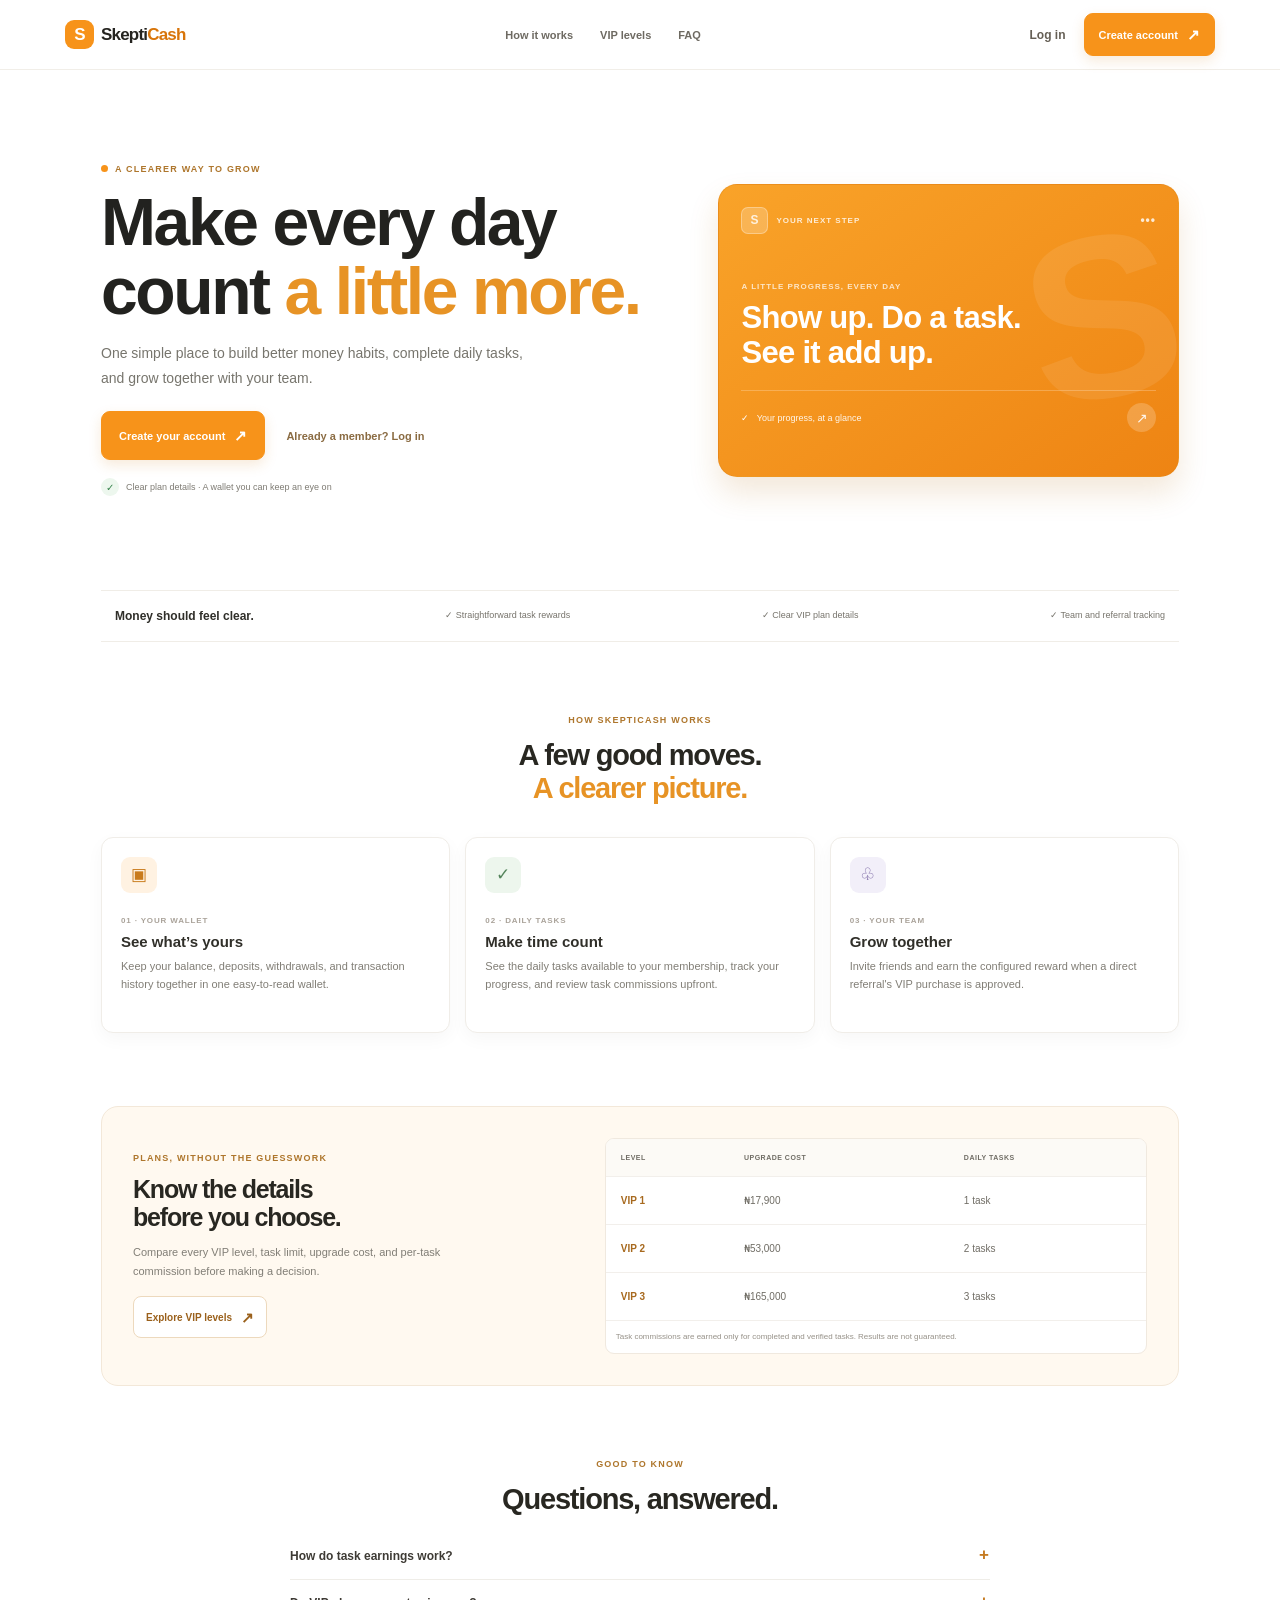
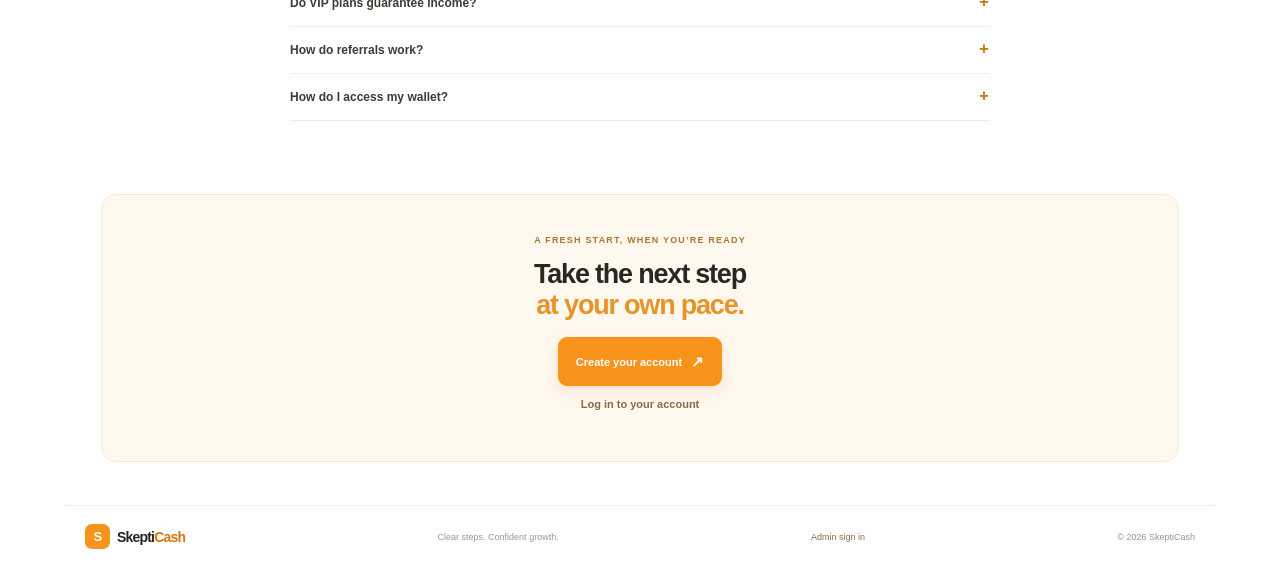
<file: skepticash/index.html>
<!doctype html>
<html lang="en">
  <head>
    <meta charset="UTF-8">
    <meta name="viewport" content="width=device-width, initial-scale=1, viewport-fit=cover">
    <meta name="theme-color" content="#f7931a">
    <meta name="description" content="SkeptiCash member wallet, daily tasks, VIP plans and referrals.">
    <title>SkeptiCash — Grow with confidence</title>
    <link rel="icon" href="favicon.svg" type="image/svg+xml">
    <link rel="apple-touch-icon" href="favicon.svg">
    <link rel="manifest" href="manifest.webmanifest">
    <link rel="stylesheet" href="styles.css">
    <link rel="stylesheet" href="public.css">
  </head>
  <body>
    <section class="public-shell" data-public="home">
      <header class="public-header">
        <a class="brand" href="#home" aria-label="SkeptiCash home"><span class="brand-mark">S</span><span>Skepti<span>Cash</span></span></a>
        <nav class="public-nav" aria-label="Website navigation"><a href="#how-it-works">How it works</a><a href="#vip-overview">VIP levels</a><a href="#faq">FAQ</a></nav>
        <div class="public-header-actions"><button class="public-login" data-public-page="login">Log in</button><button class="public-button" data-public-page="register">Create account <span>↗</span></button></div>
      </header>
      <main class="public-main">
        <section class="public-hero" id="home"><div class="public-hero-copy"><p class="public-eyebrow"><i></i> A CLEARER WAY TO GROW</p><h1>Make every day<br>count <span>a little more.</span></h1><p class="public-lead">One simple place to build better money habits, complete daily tasks, and grow together with your team.</p><div class="public-hero-actions"><button class="public-button public-button-large" data-public-page="register">Create your account <span>↗</span></button><button class="public-text-cta" data-public-page="login">Already a member? Log in</button></div><div class="public-note"><span>✓</span> Clear plan details · A wallet you can keep an eye on</div></div><div class="public-hero-card"><div class="public-hero-card-top"><span class="public-mini-logo">S</span><span>YOUR NEXT STEP</span><span class="public-dots">•••</span></div><span class="public-hero-card-label">A LITTLE PROGRESS, EVERY DAY</span><b>Show up. Do a task.<br>See it add up.</b><div class="public-card-divider"></div><div class="public-card-bottom"><span><i>✓</i> Your progress, at a glance</span><span class="public-card-arrow">↗</span></div><span class="public-card-decoration">S</span></div></section>
        <section class="public-trust"><span>Money should feel clear.</span><span>✓ Straightforward task rewards</span><span>✓ Clear VIP plan details</span><span>✓ Team and referral tracking</span></section>
        <section class="public-section public-overview" id="how-it-works"><p class="public-eyebrow">HOW SKEPTICASH WORKS</p><h2>A few good moves.<br><span>A clearer picture.</span></h2><div class="public-feature-grid"><article><span class="public-feature-icon">▣</span><small>01 · YOUR WALLET</small><h3>See what’s yours</h3><p>Keep your balance, deposits, withdrawals, and transaction history together in one easy-to-read wallet.</p></article><article><span class="public-feature-icon task-feature">✓</span><small>02 · DAILY TASKS</small><h3>Make time count</h3><p>See the daily tasks available to your membership, track your progress, and review task commissions upfront.</p></article><article><span class="public-feature-icon team-feature">♧</span><small>03 · YOUR TEAM</small><h3>Grow together</h3><p>Invite friends and earn the configured reward when a direct referral's VIP purchase is approved.</p></article></div></section>
        <section class="public-vip" id="vip-overview"><div><p class="public-eyebrow">PLANS, WITHOUT THE GUESSWORK</p><h2>Know the details<br>before you choose.</h2><p>Compare every VIP level, task limit, upgrade cost, and per-task commission before making a decision.</p><button class="public-outline-button" data-public-page="register">Explore VIP levels <span>↗</span></button></div><div class="public-vip-table"><div><span>LEVEL</span><span>UPGRADE COST</span><span>DAILY TASKS</span></div><div><b>VIP 1</b><span>₦17,900</span><span>1 task</span></div><div><b>VIP 2</b><span>₦53,000</span><span>2 tasks</span></div><div><b>VIP 3</b><span>₦165,000</span><span>3 tasks</span></div><p>Task commissions are earned only for completed and verified tasks. Results are not guaranteed.</p></div></section>
        <section class="public-section public-faq" id="faq"><p class="public-eyebrow">GOOD TO KNOW</p><h2>Questions, answered.</h2><details><summary>How do task earnings work?</summary><p>Each plan lists its daily task limit and commission per task. A task reward is recorded only after the task is completed and verified.</p></details><details><summary>Do VIP plans guarantee income?</summary><p>No. Plan details describe task commissions, not guaranteed returns. Daily totals depend on eligible tasks being completed and verified.</p></details><details><summary>How do referrals work?</summary><p>Your account shows your referral link, team activity, and the current commission percentages by referral level.</p></details><details><summary>How do I access my wallet?</summary><p>Create an account or log in to open your private dashboard and view your wallet and activity.</p></details></section>
        <section class="public-bottom-cta"><p class="public-eyebrow">A FRESH START, WHEN YOU’RE READY</p><h2>Take the next step<br><span>at your own pace.</span></h2><button class="public-button public-button-large" data-public-page="register">Create your account <span>↗</span></button><button class="public-text-cta" data-public-page="login">Log in to your account</button></section>
      </main>
      <footer class="public-footer"><a class="brand" href="#home"><span class="brand-mark">S</span><span>Skepti<span>Cash</span></span></a><span>Clear steps. Confident growth.</span><a class="admin-site-link" href="/admin/">Admin sign in</a><span>© <span data-year></span> SkeptiCash</span></footer>
    </section>

    <section class="auth-shell" data-auth-screen="login" hidden>
      <button class="auth-back" data-public-page="home">← Back to SkeptiCash</button><div class="auth-card"><a class="brand auth-brand" href="#home"><span class="brand-mark">S</span><span>Skepti<span>Cash</span></span></a><p class="public-eyebrow">WELCOME BACK</p><h1>Log in to your account</h1><p class="auth-subtitle">Your wallet and progress are right where you left them.</p>      <form class="auth-form" data-auth-form="login"><label>Phone number<input type="tel" name="phone" autocomplete="tel" placeholder="+2348012345678" required></label><label>Password<input type="password" name="password" autocomplete="current-password" minlength="8" required></label><button class="public-button auth-submit" type="submit">Log in <span>↗</span></button><p class="auth-feedback" aria-live="polite"></p></form><p class="auth-switch">New to SkeptiCash? <button data-public-page="register">Create an account</button></p></div>
    </section>
    <section class="auth-shell" data-auth-screen="register" hidden>
      <button class="auth-back" data-public-page="home">← Back to SkeptiCash</button><div class="auth-card"><a class="brand auth-brand" href="#home"><span class="brand-mark">S</span><span>Skepti<span>Cash</span></span></a><p class="public-eyebrow">YOUR NEXT STEP</p><h1>Create your account</h1><p class="auth-subtitle">Enter your phone number and password. Add a referral code if someone invited you.</p><form class="auth-form" data-auth-form="register"><label>Phone number<input type="tel" name="phone" autocomplete="tel" placeholder="+2348012345678" required></label><label>Password<input type="password" name="password" autocomplete="new-password" minlength="8" required></label><label>Referral code (optional)<input type="text" name="referralCode" autocomplete="off" maxlength="10" value=""></label><button class="public-button auth-submit" type="submit">Create account <span>↗</span></button><p class="auth-feedback" aria-live="polite"></p></form><p class="auth-switch">Already a member? <button data-public-page="login">Log in</button></p></div>
    </section>
    <div class="app" hidden>
      <header class="topbar">
        <a class="brand" href="#home" aria-label="SkeptiCash home"><span class="brand-mark">S</span><span>Skepti<span>Cash</span></span></a>
        <div class="topbar-actions"><button class="icon-button notification-button" data-action="notifications" aria-label="Notifications">♧<i></i></button><button class="account-button" data-page="profile"><span class="user-avatar" data-user-initials>--</span><span class="account-name">Member</span><span class="chevron">⌄</span></button></div>
      </header>

      <main id="main-content" tabindex="-1">
        <section class="screen active" data-screen="home">
          <div class="screen-heading"><div><p class="eyebrow" data-today-label></p><h1 data-greeting>Welcome back <span>☀</span></h1><p class="subheading">Your money and tasks, all in one place.</p></div><span class="member-pill"><i></i> VIP <span data-home-vip>—</span></span></div>
          <article class="balance-card">
            <div class="balance-card-top"><span>WALLET BALANCE</span><button class="balance-visibility" aria-label="Hide balance"><svg viewBox="0 0 24 24" aria-hidden="true"><path d="M2 12s3.6-7 10-7 10 7 10 7-3.6 7-10 7S2 12 2 12Z"/><circle cx="12" cy="12" r="3"/></svg></button></div>
            <div class="balance-amount" data-value="">—</div>
            <div class="balance-card-bottom"><span><i></i> Available balance</span><button data-action="wallet">Wallet details <b>›</b></button></div><p class="balance-error" data-balance-error></p>
            <span class="balance-watermark">₦</span>
          </article>
          <div class="quick-actions">
            <button class="quick-action" data-action="deposit"><span class="quick-icon deposit-icon">↓</span><span>Deposit</span></button>
            <button class="quick-action" data-action="withdraw"><span class="quick-icon withdraw-icon">↑</span><span>Withdraw</span></button>
            <button class="quick-action" data-action="tasks"><span class="quick-icon task-icon">✓</span><span>Daily tasks</span></button>
            <button class="quick-action" data-action="team"><span class="quick-icon invite-icon">♧</span><span>Invite friends</span></button>
          </div>
          <section class="section-block">
            <div class="section-title"><div><h2>Today's progress</h2><p>Small steps add up.</p></div><button class="text-link" data-page="tasks">See tasks <span>›</span></button></div>
            <article class="progress-card"><div class="progress-icon">✓</div><div class="progress-copy"><b><span data-home-task-count>—</span> of <span data-home-task-limit>—</span> tasks completed</b><span data-progress-copy>Your daily task progress will appear here.</span></div><div class="progress-ring"><span><span data-task-percent>—</span><small>%</small></span></div><div class="progress-track"><span data-progress-bar style="width:0%"></span></div></article>
          </section>
          <section class="section-block">
            <div class="section-title"><div><h2>Your membership</h2><p>Keep track of your current level.</p></div><button class="text-link" data-page="vip">View levels <span>›</span></button></div>
            <article class="membership-card"><span class="membership-medal">Ⅱ</span><div><span class="membership-label">MEMBERSHIP</span><b data-membership-label>Sign in to view your level</b><small data-membership-summary>Compare available VIP plans</small></div><button class="membership-arrow" data-page="vip" aria-label="View VIP plans">›</button></article>
          </section>
          <section class="section-block activity-section">
            <div class="section-title"><div><h2>Recent activity</h2><p>Your latest wallet updates.</p></div><button class="text-link" data-page="history">View all <span>›</span></button></div>
            <div class="activity-list compact-activity" data-activity-preview><div class="loading-row"><span></span><span></span></div></div>
          </section>
        </section>

        <section class="screen" data-screen="wallet">
          <div class="screen-heading screen-heading-compact"><div><p class="eyebrow">YOUR MONEY, IN ONE PLACE</p><h1>My wallet</h1><p class="subheading">Check your balance and manage your money.</p></div></div>
          <article class="balance-card wallet-balance-card">
            <div class="balance-card-top"><span>CURRENT BALANCE</span><button class="balance-visibility" aria-label="Hide balance"><svg viewBox="0 0 24 24" aria-hidden="true"><path d="M2 12s3.6-7 10-7 10 7 10 7-3.6 7-10 7S2 12 2 12Z"/><circle cx="12" cy="12" r="3"/></svg></button></div>
            <div class="balance-amount" data-value="">—</div>
            <div class="balance-card-bottom"><span><i></i> Available to use</span><span class="wallet-ref">Member wallet</span></div><p class="balance-error" data-balance-error></p>
            <span class="balance-watermark">₦</span>
          </article>
          <div class="wallet-actions"><button class="button button-orange" data-action="deposit"><span>↓</span> Deposit</button><button class="button button-outline-orange" data-action="withdraw"><span>↑</span> Withdraw</button></div>
          <section class="wallet-summary-grid" aria-label="Wallet summary">
            <article><span>TOTAL EARNINGS</span><b data-wallet-summary="total_earnings">—</b></article>
            <article><span>TASK EARNINGS</span><b data-wallet-summary="task_earnings">—</b></article>
            <article><span>REFERRAL EARNINGS</span><b data-wallet-summary="referral_earnings">—</b></article>
            <article><span>PENDING DEPOSITS</span><b data-wallet-summary="pending_deposits">—</b></article>
            <article class="wallet-summary-wide"><span>PENDING WITHDRAWALS</span><b data-wallet-summary="pending_withdrawals">—</b></article>
          </section>
          <section class="form-card withdrawal-method-card"><div class="section-title"><div><h2>Withdrawal method</h2><p>Enter the payout account details with your request.</p></div><span class="mini-icon">⌑</span></div><p class="helper-text">Only the bank name and last four account digits are collected here. No payout is sent by this system.</p></section>
          <section class="section-block records-section"><div class="section-title"><div><h2>Transaction records</h2><p>Your latest wallet activity.</p></div><button class="text-link" data-page="history">See all <span>›</span></button></div><div class="record-tabs" role="tablist" aria-label="Filter transaction records"><button class="record-tab selected" data-record-filter="all" role="tab" aria-selected="true">All records</button><button class="record-tab" data-record-filter="deposit" role="tab" aria-selected="false">Deposits</button><button class="record-tab" data-record-filter="withdrawal" role="tab" aria-selected="false">Withdrawals</button></div><div class="activity-list" data-record-list></div></section>
          <section class="section-block records-section"><div class="section-title"><div><h2>Withdrawal history</h2><p>Requests and payout status.</p></div></div><div class="activity-list" data-history-list="withdrawal"></div></section>
          <section class="section-block records-section"><div class="section-title"><div><h2>Deposit history</h2><p>Wallet funding and verified payments.</p></div></div><div class="activity-list" data-history-list="deposit"></div></section>
        </section>

        <section class="screen" data-screen="tasks">
          <div class="screen-heading screen-heading-compact"><div><p class="eyebrow">YOUR DAILY CHECKLIST</p><h1>Today's tasks</h1><p class="subheading">Complete available tasks to record your earnings.</p></div><span class="date-chip" data-today-short></span></div>
          <article class="daily-summary"><div><span>DAILY EARNINGS</span><strong data-daily-earnings>—</strong><small>From completed tasks today</small></div><div class="daily-divider"></div><div><span>COMPLETED</span><strong><i data-task-count>—</i><small> / <span data-task-limit>—</span></small></strong><small>Daily task limit</small></div></article>
          <div class="task-disclaimer"><span>ⓘ</span><p>An active VIP plan is required to start or earn from any task. VIP members must tap a task image or video within 10 seconds; if they miss it, they must wait until tomorrow.</p></div>
          <div class="task-media-banner hidden" data-task-media aria-label="Temporary task media"></div>
          <div class="task-list" data-task-list></div>
        </section>

        <section class="screen" data-screen="vip">
          <div class="screen-heading screen-heading-compact"><div><p class="eyebrow">MEMBERSHIP OPTIONS</p><h1>VIP levels</h1><p class="subheading">Review the plan fees and task commissions.</p></div></div>
          <div class="vip-note"><span>ⓘ</span><p>Daily income shows the total task commission if all listed daily tasks are completed. No monthly projection is shown.</p></div>
          <div class="current-plan"><span class="current-plan-icon">Ⅱ</span><div><small>YOUR CURRENT PLAN</small><b data-current-plan>Sign in to view</b></div><span class="current-plan-check">✓</span></div>
          <div class="vip-plan-list" data-vip-list></div>
        </section>

        <section class="screen" data-screen="team">
          <div class="screen-heading screen-heading-compact"><div><p class="eyebrow">GROW TOGETHER</p><h1>Team & referrals</h1><p class="subheading">Invite friends and keep track of your team.</p></div></div>
          <article class="referral-banner"><span class="referral-art" aria-hidden="true">♧</span><div class="referral-banner-copy"><span>GOOD THINGS GROW WHEN SHARED</span><h2>Invite friends.<br>Grow together.</h2><p>Share your invite link so friends can join SkeptiCash.</p></div></article>
          <section class="section-block referral-link-card"><div class="section-title"><div><h2>Your referral link</h2><p>Share this link or code with someone you know.</p></div></div><div class="copy-field"><span data-referral-link>Connect your account to get a referral link</span><button data-action="copy-referral" aria-label="Copy referral link" disabled>Copy</button></div><p class="helper-text">Your referral code: <b data-referral-code>—</b></p></section>
          <section class="section-block"><div class="section-title"><div><h2>Team overview</h2><p>Your referral activity.</p></div></div><div class="team-stats"><article><span>TEAM MEMBERS</span><b data-team-count>0</b><small>Across all levels</small></article><article><span>TEAM EARNINGS</span><b data-team-earnings>₦0</b><small>Recorded referrals</small></article></div></section>
          <section class="section-block referral-commission-section"><div class="section-title"><div><h2>VIP referral rewards</h2><p>Earn the listed amount when a directly referred member's VIP payment is approved.</p></div></div><div class="commission-list" data-vip-referral-reward-list></div></section>
          <section class="section-block"><div class="section-title"><div><h2>Referral earnings</h2><p>Your completed direct VIP referral rewards.</p></div></div><div class="level-earnings"><div><span>Direct referral rewards</span><b data-level-earnings="1">₦0</b></div></div></section>
          <button class="button button-orange button-full invite-button" data-action="share-referral">Invite friends <span>↗</span></button>
        </section>

        <section class="screen" data-screen="history">
          <div class="screen-heading screen-heading-compact"><div><p class="eyebrow">YOUR WALLET, IN MOTION</p><h1>Transaction history</h1><p class="subheading">Deposits, withdrawals and task earnings.</p></div></div>
          <div class="history-filter-row"><label>Date from<input type="date" data-history-from></label><label>Date to<input type="date" data-history-to></label><label>Status<select data-history-status><option value="">All statuses</option><option value="pending">Pending</option><option value="completed">Completed</option><option value="approved">Approved</option><option value="rejected">Rejected</option><option value="expired">Expired</option><option value="failed">Failed</option></select></label></div>
          <div class="record-tabs history-tabs" role="tablist" aria-label="Filter transaction history"><button class="record-tab selected" data-record-filter="all" role="tab" aria-selected="true">All</button><button class="record-tab" data-record-filter="deposit" role="tab" aria-selected="false">Deposits</button><button class="record-tab" data-record-filter="withdrawal" role="tab" aria-selected="false">Withdrawals</button><button class="record-tab" data-record-filter="vip_purchase" role="tab" aria-selected="false">VIP plans</button><button class="record-tab" data-record-filter="task" role="tab" aria-selected="false">Tasks</button><button class="record-tab" data-record-filter="adjustment" role="tab" aria-selected="false">Adjustments</button></div>
          <div class="activity-list history-full-list" data-history-full></div>
          <div class="history-pagination"><button class="button button-outline-orange" data-history-prev disabled>Previous</button><span data-history-page>Page 1</span><button class="button button-outline-orange" data-history-next disabled>Next</button></div>
        </section>

        <section class="screen" data-screen="profile">
          <div class="screen-heading screen-heading-compact"><div><p class="eyebrow">YOUR ACCOUNT</p><h1>Profile</h1><p class="subheading">Your details and account preferences.</p></div></div>
          <article class="profile-card"><span class="profile-avatar-large" data-profile-initials>--</span><div><h2>Member</h2><p>Sign in to view your details.</p><span class="member-pill"><i></i> SkeptiCash member</span></div></article>
          <div class="profile-menu"><button data-action="personal-details"><span class="profile-menu-icon">♙</span><span><b>Personal details</b><small>Your name and contact information</small></span><i>›</i></button><button data-action="bank-account"><span class="profile-menu-icon">⌑</span><span><b>Bank accounts</b><small>Manage your saved payout accounts</small></span><i>›</i></button><button data-action="security"><span class="profile-menu-icon">⌑</span><span><b>Security</b><small>Password and account protection</small></span><i>›</i></button><button data-action="notifications"><span class="profile-menu-icon">♧</span><span><b>Notifications</b><small>Manage your updates</small></span><i>›</i></button><button data-action="logout"><span class="profile-menu-icon">↗</span><span><b>Log out</b><small>Sign out of this device</small></span><i>›</i></button></div>
        </section>
      </main>

      <nav class="bottom-nav" aria-label="Main navigation">
        <button class="bottom-nav-item selected" data-page="home"><span class="nav-icon">⌂</span><span>Home</span></button>
        <button class="bottom-nav-item" data-page="wallet"><span class="nav-icon">▣</span><span>Wallet</span></button>
        <button class="bottom-nav-item nav-main-action" data-page="tasks"><span class="nav-icon">✓</span><span>Tasks</span></button>
        <button class="bottom-nav-item" data-page="team"><span class="nav-icon">♧</span><span>Team</span></button>
        <button class="bottom-nav-item" data-action="more"><span class="nav-icon">•••</span><span>More</span></button>
      </nav>

      <div class="more-backdrop" aria-hidden="true"><section class="more-sheet" role="dialog" aria-modal="true" aria-label="More sections"><div class="sheet-handle"></div><div class="sheet-heading"><h2>More from SkeptiCash</h2><button class="sheet-close" aria-label="Close">×</button></div><button data-page="vip"><span>Ⅱ</span><span><b>VIP levels</b><small>Plans and task commissions</small></span><i>›</i></button><button data-page="history"><span>↔</span><span><b>Transaction history</b><small>Deposits, withdrawals and tasks</small></span><i>›</i></button><button data-page="profile"><span>♙</span><span><b>Profile</b><small>Account and preferences</small></span><i>›</i></button></section></div>

      <div class="modal-backdrop" aria-hidden="true"><section class="action-modal" role="dialog" aria-modal="true" aria-labelledby="modal-title"><button class="modal-close" aria-label="Close">×</button><span class="modal-symbol">₦</span><p class="eyebrow">WALLET ACTION</p><h2 id="modal-title">Deposit request</h2><p class="modal-copy">Enter the details for your deposit request.</p><form class="payment-form"><div class="deposit-modal-fields"><label class="field-label" for="deposit-full-name">Full name</label><input id="deposit-full-name" name="fullName" type="text" maxlength="160" autocomplete="name" required><label class="field-label" for="deposit-phone">Phone number</label><input id="deposit-phone" name="phone" type="tel" maxlength="20" autocomplete="tel" required></div><div data-deposit-amount-entry><label class="field-label amount-label" for="payment-amount">Amount (₦)</label><div class="amount-input"><span>₦</span><input id="payment-amount" name="amount" type="number" min="100" max="999999999999" step="0.01" inputmode="decimal" placeholder="0" required></div></div><div class="withdrawal-modal-fields hidden"></div><div class="deposit-loading hidden" data-deposit-loading role="status" aria-live="polite"><span class="deposit-loading-spinner" aria-hidden="true"></span><span>Generating Payment Details...</span></div><section class="deposit-payment-details hidden" data-payment-details aria-label="Bank transfer payment details"><p class="deposit-detail-label" data-payment-amount-label>Deposit amount</p><div class="deposit-detail-row"><b data-deposit-amount></b><button class="text-link" type="button" data-copy-payment="payment-amount">Copy amount</button></div><p class="field-label">Account Name</p><div class="deposit-detail-row"><b data-payment-account-name></b><button class="text-link" type="button" data-copy-payment="account-name">Copy</button></div><p class="field-label">Account Number</p><div class="deposit-detail-row"><b data-payment-account-number></b><button class="text-link" type="button" data-copy-payment="account-number">Copy</button></div><p class="field-label">Bank Name</p><div class="deposit-detail-row"><b data-payment-bank-name></b><button class="text-link" type="button" data-copy-payment="bank-name">Copy</button></div><p class="field-label">Instruction</p><p class="deposit-instruction" data-payment-instruction></p><p class="deposit-expiry-label">Payment request expires in <b data-deposit-countdown>25:00</b></p><button class="button button-orange button-full" type="button" data-confirm-manual-payment>I have made the payment</button><p class="deposit-payment-feedback" data-payment-feedback role="status" aria-live="polite"></p></section><p class="withdrawal-error" aria-live="polite"></p><div class="modal-note">Only make a transfer using the account details shown above. Your wallet is credited after an administrator confirms the payment.</div><button class="button button-orange button-full modal-submit" type="submit">Continue</button></form></section></div>
      <div class="toast" role="status" aria-live="polite"></div>
    </div>
    <script src="supabase-config.js"></script>
    <script src="supabase-client.js"></script>
    <script src="financial-services.js"></script>
    <script src="app.js"></script>
  </body>
</html>
</file>
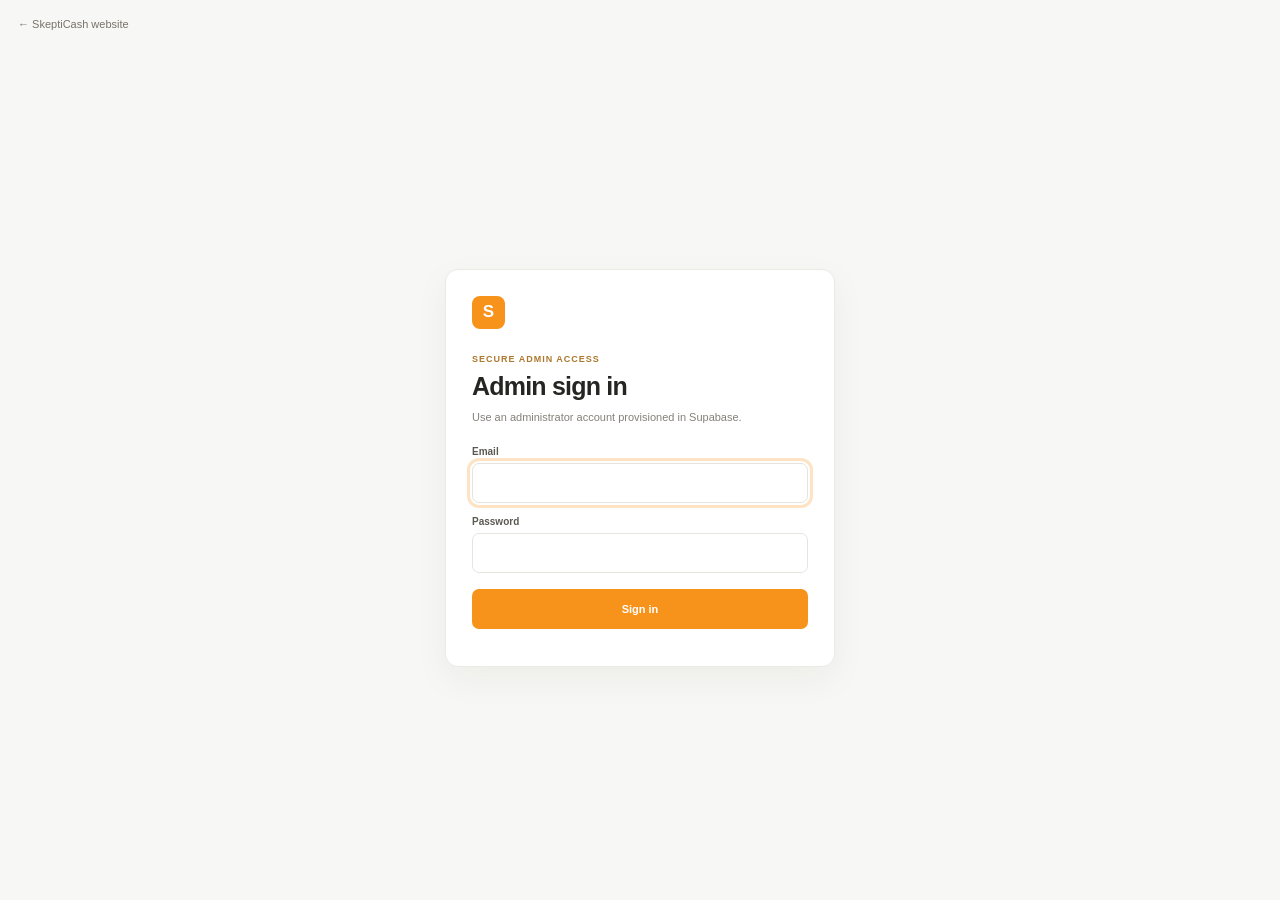
<file: skepticash/admin/index.html>
<!doctype html>
<html lang="en">
  <head>
    <meta charset="UTF-8">
    <meta name="viewport" content="width=device-width, initial-scale=1, viewport-fit=cover">
    <meta name="theme-color" content="#f7931a">
    <meta name="description" content="SkeptiCash administration">
    <title>SkeptiCash Admin</title>
    <link rel="icon" href="favicon.svg" type="image/svg+xml">
    <link rel="apple-touch-icon" href="favicon.svg">
    <link rel="manifest" href="manifest.webmanifest">
    <link rel="stylesheet" href="admin.css">
  </head>
  <body>
    <section class="auth-view" data-auth-view>
      <a class="back-link" href="/">← SkeptiCash website</a>
      <form class="auth-card" data-admin-auth="login">
        <span class="mark">S</span><p class="eyebrow">SECURE ADMIN ACCESS</p><h1>Admin sign in</h1>
        <p class="muted">Use an administrator account provisioned in Supabase.</p>
        <label>Email<input type="email" name="email" autocomplete="username" required></label>
        <label>Password<input type="password" name="password" autocomplete="current-password" required></label>
        <button class="primary-button" type="submit">Sign in</button><p class="feedback" aria-live="polite"></p>
      </form>
      <p class="config-message" data-config-message hidden>Admin access requires the Supabase project URL and publishable key in this deployment’s supabase-config.js.</p>
    </section>

    <div class="admin-app" hidden>
      <aside class="sidebar">
        <a class="admin-brand" href="/"><span class="mark">S</span><span>SkeptiCash<small>ADMIN CONSOLE</small></span></a>
        <nav aria-label="Admin navigation">
          <button class="nav-link active" data-admin-page="overview">◫ <span>Overview</span></button>
          <button class="nav-link" data-admin-page="users">♙ <span>Users</span></button>
          <button class="nav-link" data-admin-page="deposits">↓ <span>Deposits</span><i data-pending-deposits>0</i></button>
          <button class="nav-link" data-admin-page="withdrawals">↗ <span>Withdrawals</span><i data-pending-count>0</i></button>
          <button class="nav-link" data-admin-page="transactions">↔ <span>Transactions</span></button>
          <button class="nav-link" data-admin-page="referrals">♧ <span>Referrals</span></button>
          <button class="nav-link" data-admin-page="plans">Ⅱ <span>VIP plans</span></button>
          <button class="nav-link" data-admin-page="tasks">✓ <span>Tasks</span></button>
          <button class="nav-link" data-admin-page="announcements">▤ <span>Announcements</span></button>
          <button class="nav-link" data-admin-page="settings">⚙ <span>General settings</span></button>
        </nav>
        <button class="logout-button" data-action="logout">↗ <span>Sign out</span></button>
      </aside>
      <main class="admin-main">
        <header class="admin-topbar"><div><p class="eyebrow">SKEPTICASH OPERATIONS</p><h1 data-page-title>Overview</h1></div><span class="admin-user" data-admin-email>Admin</span></header>

        <section class="admin-page active" data-page="overview">
          <p class="page-intro">A clear view of your members, wallets, and platform activity.</p>
          <div class="stat-grid"><article class="stat-card"><span>MEMBERS</span><b data-stat="users">—</b><small>Registered accounts</small></article><article class="stat-card"><span>WALLET BALANCES</span><b data-stat="balance">—</b><small>Combined member balances</small></article><article class="stat-card"><span>PENDING DEPOSITS</span><b data-stat="deposits">—</b><small>Awaiting review</small></article><article class="stat-card"><span>PENDING WITHDRAWALS</span><b data-stat="withdrawals">—</b><small>Awaiting review</small></article><article class="stat-card"><span>TRANSACTIONS</span><b data-stat="transactions">—</b><small>Recorded wallet activity</small></article></div>
          <div class="content-card"><div class="card-heading"><div><h2>Recent activity</h2><p>Latest wallet records</p></div><button class="soft-button" data-refresh>Refresh</button></div><div class="table-wrap"><table><thead><tr><th>MEMBER</th><th>TYPE</th><th>AMOUNT</th><th>STATUS</th><th>DATE</th></tr></thead><tbody data-recent-transactions></tbody></table></div></div>
        </section>

        <section class="admin-page" data-page="users">
          <div class="page-intro">Review member details and make controlled balance or VIP-level adjustments.</div>
          <div class="content-card"><div class="card-heading"><div><h2>Members</h2><p>Review member phone and referral details; manage display name, wallet balance and VIP level</p></div><button class="soft-button" data-refresh>Refresh members</button><input class="search-input" type="search" placeholder="Search members, phones or referral codes" data-user-search></div><div class="table-wrap"><table><thead><tr><th>MEMBER</th><th>PHONE</th><th>REFERRAL CODE</th><th>REFERRED BY</th><th>VIP</th><th>BALANCE</th><th>JOINED</th><th>MANAGE DASHBOARD</th></tr></thead><tbody data-users></tbody></table></div><p class="table-note" data-user-count></p></div>
        </section>

        <section class="admin-page" data-page="deposits">
          <div class="page-intro">Review bank transfer requests and update earlier decisions when needed. Approval credits the member wallet once; reversing an approval removes the credited amount if available.</div>
          <div class="content-card"><div class="card-heading"><div><h2>Deposit requests</h2><p>Approve, reject, or restore any request</p></div><button class="soft-button" data-refresh>Refresh</button></div><div class="table-wrap"><table><thead><tr><th>MEMBER</th><th>AMOUNT</th><th>STATUS</th><th>SUBMITTED</th><th>EXPIRES</th><th>REVIEW NOTE</th><th>DECISION</th></tr></thead><tbody data-deposits></tbody></table></div></div>
        </section>

        <section class="admin-page" data-page="withdrawals">
          <div class="page-intro">Review requests and update earlier decisions when needed. Approval records an admin decision only; no money is transferred. Rejected reserved amounts are returned to the member wallet.</div>
          <div class="content-card"><div class="card-heading"><div><h2>Withdrawal requests</h2><p>Requests debit the member wallet immediately. Rejection refunds the wallet; approval records a decision for manual bank payout.</p></div><button class="soft-button" data-refresh>Refresh</button></div><div class="table-wrap"><table><thead><tr><th>MEMBER</th><th>ACCOUNT NAME</th><th>ACCOUNT NUMBER</th><th>BANK</th><th>AMOUNT</th><th>STATUS</th><th>REQUESTED</th><th>REVIEW NOTE</th><th>DECISION</th></tr></thead><tbody data-withdrawals></tbody></table></div></div>
        </section>

        <section class="admin-page" data-page="transactions">
          <div class="page-intro">All transaction records visible to administrators.</div>
          <div class="content-card"><div class="card-heading"><div><h2>Transactions</h2><p>Most recent records</p></div><button class="soft-button" data-refresh>Refresh</button></div><div class="table-wrap"><table><thead><tr><th>MEMBER</th><th>TYPE</th><th>DESCRIPTION</th><th>AMOUNT</th><th>STATUS</th><th>DATE</th><th>RESTORE / REVIEW</th></tr></thead><tbody data-transactions></tbody></table></div></div>
        </section>

        <section class="admin-page" data-page="referrals">
          <p class="page-intro">Referral attribution and rewards earned when a directly referred member's VIP payment is approved.</p>
          <div class="content-card"><div class="card-heading"><div><h2>Referral network</h2><p>VIP plan rewards are paid to the direct referrer only after admin approval.</p></div><button class="soft-button" data-refresh>Refresh</button></div><div class="table-wrap"><table><thead><tr><th>REFERRER PHONE</th><th>REFERRED PHONE</th><th>LEVEL</th><th>VIP REWARD</th><th>EARNINGS</th><th>DATE</th></tr></thead><tbody data-referrals></tbody></table></div></div>
        </section>

        <section class="admin-page" data-page="plans">
          <p class="page-intro">Update plan prices, daily task limits, and commissions shown in the member dashboard.</p>
          <div class="content-card"><div class="card-heading"><div><h2>VIP plans</h2><p>Daily income is stored as the total if every task is completed.</p></div><button class="soft-button" data-refresh>Reload</button></div><div class="table-wrap"><table><thead><tr><th>LEVEL</th><th>UPGRADE COST (₦)</th><th>DAILY TASKS</th><th>COMMISSION / TASK (₦)</th><th>DAILY TOTAL (₦)</th><th>SAVE</th></tr></thead><tbody data-plans></tbody></table></div></div>
          <div class="content-card"><div class="card-heading"><div><h2>VIP payment requests</h2><p>Every generated VIP payment request appears here. Verify the transfer before approving; approval activates the selected plan without crediting the member's wallet. Any configured referral reward is credited separately to the direct referrer.</p></div><button class="soft-button" data-refresh>Refresh</button></div><p class="table-note" data-vip-payment-error role="status" aria-live="polite"></p><div class="table-wrap"><table><thead><tr><th>MEMBER</th><th>VIP PLAN</th><th>PLAN AMOUNT</th><th>STATUS</th><th>SUBMITTED</th><th>EXPIRES</th><th>REVIEW NOTE</th><th>DECISION</th></tr></thead><tbody data-vip-payments></tbody></table></div></div>
        </section>

        <section class="admin-page" data-page="tasks">
          <p class="page-intro">Create tasks with a reward, preview and view uploaded media, replace the image or video, or delete a task at any time. Deleting hides it from members while preserving completion history. Only members with an active VIP plan can complete tasks; image/video tasks must be tapped within 10 seconds.</p>
          <div class="content-card"><div class="card-heading"><div><h2>Create a task</h2><p>Preview the image or video before adding the task to the member app.</p></div></div><form class="task-create-form" data-task-create><label>Title<input name="title" required maxlength="100"></label><label>Description<input name="description" maxlength="500"></label><label>Reward (₦)<input name="reward" type="number" min="0" step="1" required></label><label>Optional image or video<input name="media" type="file" accept="image/jpeg,image/png,image/webp,image/gif,video/mp4,video/webm,video/quicktime"></label><div class="task-media-preview" data-task-media-preview hidden></div><button class="primary-button" type="submit">Create task</button></form></div>
          <div class="content-card"><div class="card-heading"><div><h2>Manage tasks</h2><p>Update rewards, copy, or availability</p></div><button class="soft-button" data-refresh>Reload</button></div><div class="task-admin-list" data-tasks></div></div>
        </section>

        <section class="admin-page" data-page="announcements">
          <p class="page-intro">Publish member announcements or update and archive existing notices.</p>
          <div class="content-card"><div class="card-heading"><div><h2>New announcement</h2><p>Active announcements appear in member notifications.</p></div></div><form class="announcement-form" data-announcement-create><label>Title<input name="title" required maxlength="120"></label><label>Message<textarea name="body" rows="4" required maxlength="2000"></textarea></label><button class="primary-button" type="submit">Publish announcement</button></form></div>
          <div class="content-card"><div class="card-heading"><div><h2>Published announcements</h2><p>Manage current platform notices</p></div></div><div class="announcement-list" data-announcements></div></div>
        </section>

        <section class="admin-page" data-page="settings">
          <p class="page-intro">Manage the default member account values and manual bank transfer details.</p>
          <div class="content-card settings-card">
            <div class="card-heading"><div><h2>Client account defaults</h2><p>Saved defaults apply to future signups and untouched accounts.</p></div></div>
            <form class="account-defaults-form" data-account-defaults>
              <label>Starting wallet balance (₦)<input name="startingBalance" type="number" min="0" max="999999999999.99" step="0.01" required></label>
              <label>Default VIP level<select name="vipLevel"><option value="0">VIP 0</option><option value="1">VIP 1</option><option value="2">VIP 2</option><option value="3">VIP 3</option><option value="4">VIP 4</option><option value="5">VIP 5</option><option value="6">VIP 6</option><option value="7">VIP 7</option><option value="8">VIP 8</option><option value="9">VIP 9</option></select></label>
              <button class="primary-button" type="submit">Save defaults</button>
            </form>
            <p class="table-note">The balance default updates new accounts and existing wallets without previous wallet activity or admin balance adjustments. The VIP default updates accounts whose VIP level has not been individually adjusted. User names and phone numbers stay specific to each account.</p>
          </div>
          <div class="content-card settings-card">
            <div class="card-heading"><div><h2>VIP referral rewards</h2><p>Set the one-time amount paid to a direct referrer when each VIP level purchase is approved.</p></div></div>
            <form class="account-defaults-form" data-vip-referral-rewards>
              <div class="vip-referral-reward-fields" data-vip-referral-reward-fields></div>
              <button class="primary-button" type="submit">Save VIP referral rewards</button>
            </form>
          </div>
          <div class="content-card settings-card">
            <div class="card-heading"><div><h2>Manual bank transfer details</h2><p>These details are shown to members after they request a deposit.</p></div></div>
            <form class="manual-deposit-settings-form" data-manual-deposit-settings>
              <label>Account name<input name="accountName" maxlength="160" required></label>
              <label>Account number<input name="accountNumber" maxlength="40" required></label>
              <label>Bank name<input name="bankName" maxlength="120" required></label>
              <label>Payment instruction<textarea name="instruction" rows="3" maxlength="2000"></textarea></label>
              <button class="primary-button" type="submit">Save bank details</button>
            </form>
          </div>
          <div class="content-card settings-card">
            <div class="card-heading"><div><h2>Withdrawal days</h2><p>Choose the weekdays on which members may submit withdrawal requests.</p></div></div>
            <form class="withdrawal-days-form" data-withdrawal-days>
              <div class="weekday-options" data-weekday-options></div>
              <button class="primary-button" type="submit">Save withdrawal days</button>
            </form>
          </div>
        </section>
        <p class="admin-error" data-admin-error role="status" aria-live="polite"></p>
      </main>
    </div>
    <div class="toast" role="status" aria-live="polite"></div>
    <script src="supabase-config.js"></script>
    <script src="supabase-client.js"></script>
    <script src="admin.js"></script>
  </body>
</html>
</file>
<file: skepticash/styles.css>
:root {
  color-scheme: light;
  --orange: #f7931a;
  --orange-dark: #d8750a;
  --orange-soft: #fff3e2;
  --ink: #20201e;
  --text: #343431;
  --muted: #888780;
  --subtle: #aaa9a2;
  --line: #eeede9;
  --canvas: #f7f7f5;
  --white: #fff;
  --green: #228653;
  --green-soft: #eaf6ee;
  --red: #bd5148;
  --red-soft: #fff0ed;
  --font: Inter, "Segoe UI", Roboto, Arial, sans-serif;
}
* { box-sizing: border-box; }
html { min-height: 100%; scroll-behavior: smooth; scrollbar-width: none; -webkit-text-size-adjust: 100%; }
html::-webkit-scrollbar { display: none; }
body { background: var(--canvas); color: var(--text); font-family: var(--font); font-size: 14px; margin: 0; min-height: 100vh; -webkit-font-smoothing: antialiased; }
button, input, select, textarea { color: inherit; font: inherit; }
button { cursor: pointer; -webkit-tap-highlight-color: transparent; }
button:focus-visible, input:focus-visible, select:focus-visible, textarea:focus-visible { outline: 3px solid rgba(247,147,26,.34); outline-offset: 2px; }
a { color: inherit; text-decoration: none; }
.app { margin: 0 auto; min-height: 100vh; max-width: 800px; padding-bottom: calc(78px + env(safe-area-inset-bottom)); }
.topbar { align-items: center; background: #fff; border-bottom: 1px solid var(--line); display: flex; height: 57px; justify-content: space-between; padding: 0 17px; position: sticky; top: 0; z-index: 5; }
.brand { align-items: center; color: #252420; display: inline-flex; font-size: 17px; font-weight: 800; gap: 7px; letter-spacing: -.8px; }
.brand > span:last-child > span { color: var(--orange-dark); }
.brand-mark { align-items: center; background: var(--orange); border-radius: 9px; color: #fff; display: flex; font-size: 17px; height: 29px; justify-content: center; width: 29px; }
.topbar-actions { align-items: center; display: flex; gap: 14px; }
.icon-button, .account-button { align-items: center; background: none; border: 0; display: flex; }
.notification-button { color: #777770; font-size: 19px; height: 40px; justify-content: center; position: relative; width: 38px; }
.notification-button i { background: var(--orange); border: 2px solid #fff; border-radius: 50%; height: 8px; position: absolute; right: 6px; top: 7px; width: 8px; }
.account-button { gap: 7px; padding: 3px; }
.user-avatar { align-items: center; background: #faead7; border-radius: 50%; color: #9b641f; display: inline-flex; font-size: 9px; font-weight: 700; height: 29px; justify-content: center; width: 29px; }
.account-name { color: #55544e; font-size: 10px; font-weight: 600; }
.chevron { color: #97958e; font-size: 14px; }
main { min-height: calc(100vh - 136px); padding: 20px 15px 28px; }
.screen { display: none; margin: 0 auto; max-width: 570px; }
.screen.active { animation: enter .18s ease-out; display: block; }
@keyframes enter { from { opacity: .6; transform: translateY(3px); } to { opacity: 1; transform: translateY(0); } }
.screen-heading { align-items: center; display: flex; justify-content: space-between; margin: 1px 1px 17px; }
.screen-heading-compact { margin-bottom: 18px; }
.screen-heading .eyebrow, .eyebrow { color: #9a958b; font-size: 8px; font-weight: 700; letter-spacing: 1px; margin: 0 0 7px; }
h1, h2, p { margin-top: 0; }
.screen-heading h1 { color: #24231f; font-size: 21px; font-weight: 700; letter-spacing: -.65px; line-height: 1.25; margin: 0; }
.screen-heading h1 span { color: #e99b37; font-size: 16px; }
.subheading { color: #929089; font-size: 10px; line-height: 1.55; margin: 5px 0 0; }
.member-pill { align-items: center; background: var(--orange-soft); border-radius: 20px; color: #a96914; display: inline-flex; flex: 0 0 auto; font-size: 9px; font-weight: 700; gap: 5px; padding: 7px 10px; }
.member-pill i { background: var(--orange); border-radius: 50%; height: 6px; width: 6px; }
.balance-card { background: linear-gradient(116deg,#f69219 0%,#f8a434 66%,#f6b24f 100%); border-radius: 12px; box-shadow: 0 5px 12px rgba(184,113,23,.13); color: #fff; min-height: 145px; overflow: hidden; padding: 16px 17px 12px; position: relative; }
.balance-card-top { align-items: center; color: rgba(255,255,255,.83); display: flex; font-size: 8px; font-weight: 600; justify-content: space-between; letter-spacing: .8px; position: relative; z-index: 1; }
.balance-visibility { background: transparent; border: 0; color: rgba(255,255,255,.88); font-size: 14px; height: 29px; padding: 0; width: 29px; }
.balance-visibility svg { fill: none; height: 17px; stroke: currentColor; stroke-linecap: round; stroke-linejoin: round; stroke-width: 1.7; vertical-align: middle; width: 17px; }
.balance-amount { font-size: 30px; font-weight: 700; letter-spacing: -1.2px; line-height: 1.2; margin-top: 7px; position: relative; z-index: 1; }
.balance-amount span { color: rgba(255,255,255,.7); font-size: 19px; font-weight: 500; letter-spacing: -.4px; }
.balance-card-bottom { align-items: center; color: rgba(255,255,255,.84); display: flex; font-size: 8px; justify-content: space-between; margin-top: 11px; position: relative; z-index: 1; }
.balance-card-bottom > span:first-child { align-items: center; display: flex; gap: 5px; }
.balance-card-bottom i { background: #dbffd9; border-radius: 50%; box-shadow: 0 0 0 3px rgba(255,255,255,.15); height: 5px; width: 5px; }
.balance-card-bottom button { background: none; border: 0; color: #fff; font-size: 8px; padding: 3px 0; }
.balance-card-bottom button b { font-size: 14px; margin-left: 3px; vertical-align: -1px; }
.balance-error { color: rgba(255,255,255,.9); font-size: 8px; line-height: 1.4; margin: 4px 0 0; position: relative; z-index: 1; }
.balance-watermark { color: rgba(255,255,255,.105); font-size: 145px; font-weight: 700; line-height: 1; position: absolute; right: 4px; top: -34px; transform: rotate(-12deg); }
.wallet-balance-card { min-height: 156px; }
.wallet-ref { color: rgba(255,255,255,.7); }
.quick-actions { display: grid; gap: 6px; grid-template-columns: repeat(4,minmax(0,1fr)); margin: 11px 0 23px; }
.quick-action { align-items: center; background: #fff; border: 1px solid #f0efec; border-radius: 8px; color: #5c5a54; display: flex; flex-direction: column; font-size: 8px; font-weight: 600; gap: 6px; justify-content: center; min-height: 72px; padding: 8px 3px; transition: background .15s, transform .15s; }
.quick-action:active { background: #fff8ef; transform: scale(.97); }
.quick-icon { align-items: center; background: #fff1df; border-radius: 9px; color: #de851b; display: flex; font-size: 17px; height: 33px; justify-content: center; width: 33px; }
.withdraw-icon { background: #fff5e8; color: #cf7c18; }.task-icon { background: #eef6ed; color: #648b4a; }.invite-icon { background: #f2eef9; color: #8271a5; }
.section-block { margin-top: 22px; }
.section-title { align-items: center; display: flex; justify-content: space-between; margin-bottom: 10px; }
.section-title h2 { color: #302f2a; font-size: 13px; font-weight: 700; letter-spacing: -.2px; margin: 0; }
.section-title p { color: #9b9992; font-size: 9px; line-height: 1.45; margin: 4px 0 0; }
.text-link { background: none; border: 0; color: #be7618; font-size: 9px; font-weight: 600; min-height: 34px; padding: 6px 1px 6px 8px; white-space: nowrap; }
.text-link span { font-size: 14px; margin-left: 3px; vertical-align: -1px; }
.progress-card { align-items: center; background: #fff; border: 1px solid #eeede9; border-radius: 9px; display: grid; gap: 8px 10px; grid-template-columns: 34px 1fr 43px; padding: 12px; }
.progress-icon { align-items: center; background: #eff6ec; border-radius: 8px; color: #6b9051; display: flex; font-size: 14px; height: 34px; justify-content: center; width: 34px; }
.progress-copy b, .progress-copy > span { display: block; }
.progress-copy b { color: #504f48; font-size: 9px; }
.progress-copy > span { color: #a19f97; font-size: 8px; margin-top: 4px; }
.progress-ring { align-items: center; border: 3px solid #f8d9ab; border-right-color: var(--orange); border-radius: 50%; color: #8b661f; display: flex; font-size: 9px; font-weight: 700; height: 37px; justify-content: center; width: 37px; }
.progress-ring small { font-size: 7px; }
.progress-track { background: #f1f0ed; border-radius: 5px; grid-column: 1 / -1; height: 4px; overflow: hidden; }
.progress-track span { background: var(--orange); border-radius: inherit; display: block; height: 100%; }
.membership-card { align-items: center; background: #fff; border: 1px solid #f0e8da; border-radius: 9px; display: flex; gap: 11px; min-height: 67px; padding: 11px; }
.membership-medal { align-items: center; background: #fff1dc; border-radius: 9px; color: #d68a27; display: flex; font-size: 16px; height: 38px; justify-content: center; width: 38px; }
.membership-card > div { flex: 1; min-width: 0; }
.membership-label, .membership-card b, .membership-card small { display: block; }
.membership-label { color: #aaa196; font-size: 7px; letter-spacing: .65px; margin-bottom: 4px; }
.membership-card b { color: #4f4535; font-size: 10px; }
.membership-card b span { background: #eaf5eb; border-radius: 12px; color: #568459; font-size: 7px; font-weight: 600; margin-left: 5px; padding: 3px 6px; vertical-align: 1px; }
.membership-card small { color: #98948b; font-size: 8px; margin-top: 4px; }
.membership-arrow { background: transparent; border: 0; color: #bcb9b0; font-size: 22px; height: 36px; width: 25px; }
.activity-section { margin-bottom: 4px; }
.activity-list { background: #fff; border: 1px solid #eeede9; border-radius: 9px; overflow: hidden; }
.activity-row { align-items: center; border-bottom: 1px solid #f2f1ee; display: grid; gap: 8px; grid-template-columns: 34px 1fr auto; min-height: 60px; padding: 8px 11px; }
.activity-row:last-child { border-bottom: 0; }
.activity-icon { align-items: center; background: #edf6ef; border-radius: 9px; color: #348557; display: flex; font-size: 13px; height: 32px; justify-content: center; width: 32px; }
.activity-icon.withdrawal { background: #fff1e8; color: #cb792b; }.activity-icon.task { background: #fff4e1; color: #d38a21; }
.activity-copy { min-width: 0; }
.activity-copy b { color: #4b4a45; display: block; font-size: 9px; font-weight: 600; overflow: hidden; text-overflow: ellipsis; white-space: nowrap; }
.activity-copy small { color: #a3a199; display: block; font-size: 8px; margin-top: 4px; }
.activity-amount { color: #57564f; font-size: 9px; font-weight: 700; text-align: right; white-space: nowrap; }
.activity-amount.incoming { color: #32845a; }
.activity-amount.purchase { color: #6f5d3f; }
.activity-status { border-radius: 14px; display: inline-block; font-size: 7px; font-style: normal; margin-top: 4px; padding: 3px 6px; }
.activity-status.success { background: #eaf5ed; color: #49855c; }.activity-status.pending { background: #fff3e0; color: #ac771f; }.activity-status.failed { background: #fff0ee; color: #b14d43; }
.empty-state { align-items: center; color: #9c9a93; display: flex; flex-direction: column; font-size: 9px; gap: 5px; justify-content: center; min-height: 87px; padding: 15px; text-align: center; }
.empty-state strong { color: #66645d; font-size: 10px; }
.loading-row { align-items: center; display: flex; gap: 10px; min-height: 62px; padding: 12px; }
.loading-row span { animation: pulse 1.1s ease-in-out infinite alternate; background: #eeede9; border-radius: 5px; height: 29px; width: 29px; }
.loading-row span:last-child { height: 9px; width: 65%; }
@keyframes pulse { to { opacity: .5; } }
.button { align-items: center; border: 1px solid transparent; border-radius: 8px; display: inline-flex; font-size: 11px; font-weight: 700; gap: 8px; justify-content: center; min-height: 46px; padding: 0 16px; transition: background .14s, transform .14s; }
.button:active { transform: scale(.98); }
.button-orange { background: var(--orange); color: #fff; }.button-orange:hover { background: #e88914; }
.button-outline-orange { background: #fff; border-color: #f1c17d; color: #ba7117; }
.button-full { width: 100%; }
.wallet-actions { display: grid; gap: 9px; grid-template-columns: 1fr 1fr; margin-top: 11px; }
.wallet-actions .button { min-height: 45px; }
.wallet-actions .button > span { font-size: 15px; }
.form-card { background: #fff; border: 1px solid var(--line); border-radius: 9px; padding: 14px; }
.withdrawal-method-card { margin-top: 17px; }
.mini-icon { align-items: center; background: #fff2e0; border-radius: 8px; color: #cf7d1a; display: flex; font-size: 16px; height: 31px; justify-content: center; width: 31px; }
.field-label { color: #66645e; display: block; font-size: 9px; font-weight: 600; margin: 12px 0 6px; }
select, .text-input, .admin-form input, .admin-form select, .admin-form textarea, .admin-search { background: #fff; border: 1px solid #e9e8e4; border-radius: 7px; color: #4b4a44; min-height: 42px; padding: 0 11px; width: 100%; }
select { appearance: auto; font-size: 10px; }
.bank-settings { display: block; margin: 2px 0 0 -7px; }
.helper-text { color: #9d9a92; font-size: 8px; line-height: 1.55; margin: 5px 0 0; }
.records-section { margin-top: 22px; }
.record-tabs { border-bottom: 1px solid #e9e8e4; display: flex; gap: 13px; margin: 8px 1px 11px; overflow-x: auto; scrollbar-width: none; }
.record-tabs::-webkit-scrollbar { display: none; }
.record-tab { background: transparent; border: 0; border-bottom: 2px solid transparent; color: #8d8b84; flex: 0 0 auto; font-size: 9px; min-height: 35px; padding: 0 5px; }
.record-tab.selected { border-bottom-color: var(--orange); color: #aa6815; font-weight: 700; }
.records-section .activity-list { margin-bottom: 4px; }
.date-chip { background: #fff; border: 1px solid #eeece8; border-radius: 6px; color: #8b8880; font-size: 8px; padding: 7px 9px; }
.daily-summary { align-items: center; background: linear-gradient(110deg,#fff3e1,#fffaf2); border: 1px solid #f5e7d1; border-radius: 10px; display: grid; grid-template-columns: 1fr 1px 1fr; margin-bottom: 11px; min-height: 97px; padding: 13px; }
.daily-summary > div:not(.daily-divider) { display: flex; flex-direction: column; }
.daily-summary > div:last-child { align-items: flex-end; padding-right: 4px; }
.daily-summary > div > span { color: #a18a66; font-size: 7px; font-weight: 700; letter-spacing: .6px; }
.daily-summary strong { color: #41382c; font-size: 20px; letter-spacing: -.5px; margin-top: 6px; }
.daily-summary strong i { font-style: normal; }
.daily-summary strong small { color: #9a8f7f; font-size: 13px; font-weight: 500; }
.daily-summary > div > small { color: #9d927f; font-size: 7px; margin-top: 4px; }
.daily-divider { background: #efdfc7; height: 53px; }
.task-disclaimer, .vip-note { align-items: flex-start; background: #fff; border: 1px solid #eeede9; border-radius: 7px; color: #77746d; display: flex; gap: 8px; margin: 0 0 13px; padding: 10px; }
.task-disclaimer > span, .vip-note > span { color: #d38a2a; font-size: 13px; }
.task-disclaimer p, .vip-note p { font-size: 8px; line-height: 1.5; margin: 0; }
.task-list { display: grid; gap: 9px; }
.task-card { background: #fff; border: 1px solid #eeede9; border-radius: 9px; padding: 12px; }
.task-card-top { align-items: flex-start; display: flex; gap: 9px; }
.task-badge { align-items: center; background: #fff3e0; border-radius: 8px; color: #d6871c; display: flex; flex: 0 0 34px; font-size: 14px; height: 34px; justify-content: center; }
.task-content { flex: 1; min-width: 0; }
.task-content h2 { color: #45443f; font-size: 10px; margin: 1px 0 4px; }
.task-content p { color: #9b9991; font-size: 8px; line-height: 1.5; margin: 0; }
.task-reward { color: #438458; font-size: 10px; font-weight: 700; text-align: right; white-space: nowrap; }
.task-reward small { color: #a5a198; display: block; font-size: 7px; font-weight: 400; margin-top: 4px; }
.task-card-bottom { align-items: center; border-top: 1px solid #f2f1ed; display: flex; justify-content: space-between; margin-top: 11px; padding-top: 9px; }
.task-status { align-items: center; color: #a09d95; display: flex; font-size: 8px; gap: 5px; }
.task-status::before { background: #c7c5bc; border-radius: 50%; content: ""; height: 6px; width: 6px; }
.task-status.completed { color: #378257; }.task-status.completed::before { background: #46a06a; }
.task-start { background: #fff3e1; border: 0; border-radius: 6px; color: #ae6a14; font-size: 8px; font-weight: 700; min-height: 34px; min-width: 82px; padding: 0 10px; }
.task-start:disabled { background: #edf5ee; color: #47825a; }
.current-plan { align-items: center; background: #fff; border: 1px solid #f1dfbf; border-radius: 9px; display: flex; gap: 10px; margin-bottom: 12px; padding: 11px; }
.current-plan-icon { align-items: center; background: #fff2dc; border-radius: 8px; color: #d48b29; display: flex; font-size: 15px; height: 35px; justify-content: center; width: 35px; }
.current-plan > div { flex: 1; }
.current-plan small, .current-plan b { display: block; }
.current-plan small { color: #aaa194; font-size: 7px; letter-spacing: .6px; }
.current-plan b { color: #4f4535; font-size: 10px; margin-top: 4px; }
.current-plan b span { background: #eaf5ed; border-radius: 10px; color: #468257; font-size: 7px; margin-left: 5px; padding: 3px 6px; }
.current-plan-check { color: #39875b; font-size: 15px; }
.vip-plan-list { display: grid; gap: 8px; }
.vip-plan { background: #fff; border: 1px solid #eeede9; border-radius: 9px; overflow: hidden; }
.vip-plan.current { border-color: #edbf79; }
.vip-plan summary { align-items: center; cursor: pointer; display: flex; gap: 9px; list-style: none; min-height: 58px; padding: 10px; }
.vip-plan summary::-webkit-details-marker { display: none; }
.vip-number { align-items: center; background: #f5f4f1; border-radius: 7px; color: #747169; display: flex; flex: 0 0 33px; font-size: 9px; font-weight: 700; height: 33px; justify-content: center; }
.vip-plan.current .vip-number { background: #fff1da; color: #b66f17; }
.vip-plan-heading { flex: 1; min-width: 0; }
.vip-plan-heading b, .vip-plan-heading small { display: block; }
.vip-plan-heading b { color: #41403a; font-size: 10px; }
.vip-plan-heading small { color: #98958d; font-size: 7px; margin-top: 4px; }
.vip-cost { color: #34322c; font-size: 10px; font-weight: 700; text-align: right; white-space: nowrap; }
.vip-cost small { color: #9b988f; display: block; font-size: 7px; font-weight: 400; margin-top: 3px; }
.vip-chevron { color: #aba89f; font-size: 15px; margin-left: 2px; transition: transform .15s; }
.vip-plan[open] .vip-chevron { transform: rotate(90deg); }
.vip-plan-details { border-top: 1px solid #f0efeb; padding: 10px; }
.vip-detail-grid { display: grid; grid-template-columns: 1fr 1fr; }
.vip-detail { border-bottom: 1px solid #f3f2ef; padding: 8px 4px; }
.vip-detail:nth-last-child(-n+2) { border-bottom: 0; }
.vip-detail span, .vip-detail b { display: block; }
.vip-detail span { color: #9d9a92; font-size: 7px; }
.vip-detail b { color: #4f4c44; font-size: 9px; margin-top: 4px; }
.vip-detail.daily b { color: #378259; }
.vip-upgrade { margin-top: 9px; width: 100%; }
.vip-upgrade.current-button { background: #f3f7f2; color: #508057; cursor: default; }
.referral-banner { background: linear-gradient(116deg,#fff1de,#fffaf1); border: 1px solid #f4e4cc; border-radius: 10px; min-height: 154px; overflow: hidden; padding: 17px; position: relative; }
.referral-banner-copy { max-width: 75%; position: relative; z-index: 1; }
.referral-banner-copy > span { color: #a2845d; font-size: 7px; font-weight: 700; letter-spacing: .65px; }
.referral-banner h2 { color: #493c2b; font-size: 20px; letter-spacing: -.65px; line-height: 1.25; margin: 8px 0 6px; }
.referral-banner p { color: #9b8c78; font-size: 8px; line-height: 1.5; margin: 0; max-width: 190px; }
.referral-art { color: rgba(221,148,54,.22); font-size: 130px; line-height: 1; position: absolute; right: 4px; top: 13px; transform: rotate(-14deg); }
.referral-link-card { background: #fff; border: 1px solid #eeede9; border-radius: 9px; margin-top: 16px; padding: 13px; }
.copy-field { align-items: center; background: #f8f7f4; border: 1px solid #eeedea; border-radius: 7px; display: flex; gap: 5px; min-height: 42px; padding: 4px 5px 4px 10px; }
.copy-field > span { color: #65635c; flex: 1; font-size: 8px; overflow: hidden; text-overflow: ellipsis; white-space: nowrap; }
.copy-field button { background: var(--orange); border: 0; border-radius: 5px; color: #fff; font-size: 8px; font-weight: 700; min-height: 32px; min-width: 56px; }
.copy-field button:disabled { background: #dedbd4; color: #858178; cursor: not-allowed; }
.bank-error { color: #b14d43; font-size: 8px; line-height: 1.5; margin: 4px 0 0; }
.team-stats { display: grid; gap: 8px; grid-template-columns: 1fr 1fr; }
.team-stats article { background: #fff; border: 1px solid #eeede9; border-radius: 8px; min-height: 85px; padding: 11px; }
.team-stats article > span { color: #9d9a92; display: block; font-size: 7px; font-weight: 600; letter-spacing: .4px; }
.team-stats article > b { color: #35342f; display: block; font-size: 19px; letter-spacing: -.5px; margin-top: 7px; }
.team-stats article > small { color: #a09d95; display: block; font-size: 7px; margin-top: 3px; }
.referral-commission-section { background: #fff; border: 1px solid #eeede9; border-radius: 9px; padding: 13px; }
.commission-list { border: 1px solid #f0efec; border-radius: 7px; overflow: hidden; }
.commission-list article { align-items: center; border-bottom: 1px solid #f1f0ed; display: flex; gap: 9px; min-height: 52px; padding: 7px 9px; }
.commission-list article:last-child { border: 0; }
.level-badge { align-items: center; background: #fff1dc; border-radius: 7px; color: #b7741e; display: flex; font-size: 8px; font-weight: 700; height: 30px; justify-content: center; width: 30px; }
.level-two { background: #fff5e9; color: #c08a43; }.level-three { background: #f4f2ee; color: #817c70; }
.commission-list article > span:nth-child(2) { flex: 1; }
.commission-list b, .commission-list small { display: block; }
.commission-list b { color: #4b4942; font-size: 9px; }.commission-list small { color: #a19e96; font-size: 7px; margin-top: 4px; }
.commission-list strong { color: #bd751a; font-size: 15px; }
.level-earnings { background: #fff; border: 1px solid #eeede9; border-radius: 8px; padding: 0 11px; }
.level-earnings div { align-items: center; border-bottom: 1px solid #f1f0ed; display: flex; justify-content: space-between; min-height: 43px; }
.level-earnings div:last-child { border: 0; }
.level-earnings span { color: #77756e; font-size: 9px; }.level-earnings b { color: #44423c; font-size: 9px; }
.invite-button { margin: 17px 0 5px; min-height: 47px; }
.invite-button span { font-size: 14px; }
.history-tabs { background: #fff; border: 1px solid #eeede9; border-radius: 8px; gap: 0; justify-content: space-around; margin: 0 0 12px; padding: 0 5px; }
.history-tabs .record-tab { flex: 1; }
.profile-card { align-items: center; background: #fff; border: 1px solid #eeede9; border-radius: 10px; display: flex; gap: 13px; padding: 15px; }
.profile-avatar-large { align-items: center; background: #faead7; border-radius: 50%; color: #a96817; display: flex; font-size: 15px; font-weight: 700; height: 51px; justify-content: center; width: 51px; }
.profile-card h2 { color: #383731; font-size: 13px; margin: 0; }.profile-card p { color: #99968f; font-size: 9px; margin: 4px 0 7px; }
.profile-card .member-pill { font-size: 7px; padding: 5px 7px; }
.profile-menu { background: #fff; border: 1px solid #eeede9; border-radius: 9px; margin-top: 13px; overflow: hidden; }
.profile-menu button { align-items: center; background: #fff; border: 0; border-bottom: 1px solid #f1f0ed; display: flex; gap: 10px; min-height: 64px; padding: 10px 12px; text-align: left; width: 100%; }
.profile-menu button:last-child { border-bottom: 0; }
.profile-menu-icon { align-items: center; background: #fff3e2; border-radius: 8px; color: #bf771e; display: flex; flex: 0 0 34px; font-size: 15px; height: 34px; justify-content: center; }
.profile-menu button > span:nth-child(2) { flex: 1; }
.profile-menu b, .profile-menu small { display: block; }
.profile-menu b { color: #4c4a44; font-size: 9px; }.profile-menu small { color: #a19e96; font-size: 8px; margin-top: 4px; }
.profile-menu button > i { color: #bbb8b0; font-size: 18px; font-style: normal; }
.admin-entry { background: transparent; border: 0; color: #938f85; display: flex; font-size: 8px; justify-content: space-between; margin-top: 17px; padding: 9px 3px; width: 100%; }
.bottom-nav { align-items: stretch; background: rgba(255,255,255,.98); border-top: 1px solid #ebeae6; bottom: 0; display: flex; height: calc(62px + env(safe-area-inset-bottom)); justify-content: space-around; left: 50%; max-width: 800px; padding: 4px 5px env(safe-area-inset-bottom); position: fixed; transform: translateX(-50%); width: 100%; z-index: 8; }
.bottom-nav-item { align-items: center; background: transparent; border: 0; color: #9a9891; display: flex; flex: 1; flex-direction: column; font-size: 8px; gap: 2px; justify-content: center; min-width: 0; }
.bottom-nav-item .nav-icon { align-items: center; border-radius: 10px; display: flex; font-size: 19px; height: 30px; justify-content: center; width: 39px; }
.bottom-nav-item.selected { color: #c37919; font-weight: 600; }
.bottom-nav-item.selected .nav-icon { background: #fff3e2; color: #d47f12; }
.nav-main-action .nav-icon { background: var(--orange); box-shadow: 0 3px 8px rgba(204,120,17,.2); color: #fff; height: 33px; width: 39px; }
.nav-main-action { color: #77736b; }
.more-backdrop, .modal-backdrop { align-items: flex-end; background: rgba(24,23,20,.38); display: flex; inset: 0; justify-content: center; opacity: 0; padding: 0; pointer-events: none; position: fixed; transition: opacity .18s; z-index: 15; }
.more-backdrop.open, .modal-backdrop.open { opacity: 1; pointer-events: auto; }
.more-sheet { background: #fff; border-radius: 15px 15px 0 0; max-width: 800px; padding: 8px 16px calc(17px + env(safe-area-inset-bottom)); transform: translateY(18px); transition: transform .2s; width: 100%; }
.more-backdrop.open .more-sheet { transform: translateY(0); }
.sheet-handle { background: #deddd8; border-radius: 5px; height: 4px; margin: 2px auto 13px; width: 36px; }
.sheet-heading { align-items: center; display: flex; justify-content: space-between; margin-bottom: 8px; }
.sheet-heading h2 { color: #383731; font-size: 13px; margin: 0; }
.sheet-close, .modal-close { background: #f3f2ef; border: 0; border-radius: 50%; color: #77746c; font-size: 20px; height: 29px; line-height: 1; width: 29px; }
.more-sheet > button { align-items: center; background: #fff; border: 0; border-top: 1px solid #f0efeb; display: flex; gap: 11px; min-height: 62px; padding: 8px 3px; text-align: left; width: 100%; }
.more-sheet > button > span:first-child { align-items: center; background: #fff3e1; border-radius: 9px; color: #b9751c; display: flex; font-size: 15px; height: 35px; justify-content: center; width: 35px; }
.more-sheet > button > span:nth-child(2) { flex: 1; }
.more-sheet b, .more-sheet small { display: block; }.more-sheet b { color: #494740; font-size: 10px; }.more-sheet small { color: #99968e; font-size: 8px; margin-top: 4px; }
.more-sheet > button > i { color: #bab7ae; font-size: 19px; font-style: normal; }
.modal-backdrop { align-items: center; padding: 18px; z-index: 25; }
.action-modal { background: #fff; border: 1px solid rgba(255,255,255,.5); border-radius: 13px; box-shadow: 0 15px 55px rgba(25,22,17,.22); max-width: 410px; padding: 23px 20px 19px; position: relative; transform: translateY(7px); transition: transform .2s; width: 100%; }
.modal-backdrop.open .action-modal { transform: translateY(0); }
.modal-close { position: absolute; right: 13px; top: 13px; }
.modal-symbol { align-items: center; background: #fff2de; border-radius: 9px; color: #c87916; display: flex; font-size: 18px; height: 38px; justify-content: center; margin-bottom: 14px; width: 38px; }
.action-modal > .eyebrow { color: #99938a; font-size: 7px; letter-spacing: .8px; margin-bottom: 6px; }
.action-modal h2 { color: #282722; font-size: 20px; letter-spacing: -.4px; margin: 0; }
.modal-copy { color: #8f8c84; font-size: 9px; line-height: 1.6; margin: 7px 0 12px; }
.amount-input { align-items: center; border: 1px solid #e8e6e0; border-radius: 8px; display: flex; min-height: 47px; padding: 0 10px; }
.amount-input > span { color: #a09d95; font-size: 16px; }.amount-input input { background: none; border: 0; color: #36342f; font-size: 19px; font-weight: 600; height: 43px; outline: 0; padding: 0 6px; width: 100%; }
.email-label { margin-top: 11px; }.text-input { min-height: 43px; }
.modal-note { color: #9d9a92; font-size: 8px; margin: 11px 0; }
.modal-submit { min-height: 46px; }.modal-submit:disabled { cursor: wait; opacity: .65; }
.more-backdrop[aria-hidden="true"], .modal-backdrop[aria-hidden="true"] { visibility: hidden; }.more-backdrop.open[aria-hidden="false"], .modal-backdrop.open[aria-hidden="false"] { visibility: visible; }
.toast { background: #292823; border: 1px solid rgba(255,255,255,.1); border-radius: 8px; bottom: calc(73px + env(safe-area-inset-bottom)); box-shadow: 0 7px 22px rgba(0,0,0,.16); color: #fff; font-size: 10px; left: 50%; max-width: calc(100vw - 30px); opacity: 0; padding: 11px 14px; pointer-events: none; position: fixed; text-align: center; transform: translate(-50%,8px); transition: opacity .16s, transform .16s; width: max-content; z-index: 40; }
.toast.show { opacity: 1; transform: translate(-50%,0); }
.task-disclaimer + .task-list { margin-top: 10px; }
.task-media-banner { border-radius: 9px; margin: 10px 0; max-height: 250px; opacity: 1; overflow: hidden; transition: opacity .65s ease; }
.task-media-banner img,.task-media-banner video { display: block; max-height: 250px; object-fit: contain; width: 100%; }
.task-media-banner.fading { opacity: 0; }
.task-media-challenge { background: transparent; border: 0; color: inherit; cursor: pointer; display: block; padding: 0; position: relative; width: 100%; }
.task-media-challenge:disabled { cursor: default; }
.task-media-countdown { background: rgba(20,20,20,.78); border-radius: 6px; bottom: 10px; color: #fff; font-size: 13px; font-weight: 700; left: 50%; padding: 7px 12px; position: absolute; transform: translateX(-50%); white-space: nowrap; }
.task-media-challenge:focus-visible { outline: 3px solid currentColor; outline-offset: 3px; }
.vip-note { background: #fff8ed; border-color: #f3e6d0; margin-bottom: 12px; }
.admin-warning { background: #fff8e9; border: 1px solid #f1e1c5; border-radius: 8px; color: #72634b; display: flex; flex-direction: column; font-size: 8px; gap: 4px; line-height: 1.45; margin-bottom: 11px; padding: 10px; }
.admin-warning b { color: #876122; font-size: 9px; }
.admin-stats { display: grid; gap: 7px; grid-template-columns: repeat(3,1fr); margin-bottom: 12px; }
.admin-stats article { background: #fff; border: 1px solid #eeede9; border-radius: 8px; min-height: 62px; padding: 9px; }
.admin-stats article span { color: #9b9992; display: block; font-size: 6px; font-weight: 700; letter-spacing: .4px; }
.admin-stats article b { color: #393832; display: block; font-size: 17px; margin-top: 6px; }
.admin-tabs { background: #eeede9; border-radius: 7px; display: flex; gap: 2px; margin-bottom: 10px; overflow-x: auto; padding: 3px; scrollbar-width: none; }
.admin-tab { background: transparent; border: 0; border-radius: 5px; color: #7c7a73; flex: 1 0 auto; font-size: 8px; min-height: 34px; padding: 0 9px; }
.admin-tab.selected { background: #fff; box-shadow: 0 1px 3px rgba(30,29,26,.08); color: #a26315; font-weight: 700; }
.admin-panel { background: #fff; border: 1px solid #eeede9; border-radius: 9px; margin-bottom: 12px; min-height: 120px; padding: 12px; }
.admin-panel.hidden { display: none; }
.small-refresh { background: #fff; border: 1px solid #e9e7e2; border-radius: 5px; color: #a66b1e; font-size: 8px; min-height: 31px; padding: 0 9px; }
.admin-subtabs { border-bottom: 1px solid #eeede9; display: flex; gap: 12px; margin: 7px 0; }
.admin-subtabs button { background: none; border: 0; border-bottom: 2px solid transparent; color: #8a877f; font-size: 8px; min-height: 33px; padding: 0 5px; }
.admin-subtabs button.selected { border-color: var(--orange); color: #aa6815; font-weight: 700; }
.admin-request { align-items: center; border-bottom: 1px solid #f0efec; display: grid; gap: 7px; grid-template-columns: 1fr auto; min-height: 64px; padding: 9px 1px; }
.admin-request:last-child { border-bottom: 0; }
.admin-request b { color: #4b4942; display: block; font-size: 9px; }.admin-request small { color: #9d9a92; display: block; font-size: 7px; margin-top: 4px; }
.admin-request .request-amount { color: #403e37; font-size: 9px; font-weight: 700; text-align: right; }
.request-actions { display: flex; gap: 5px; grid-column: 1 / -1; justify-content: flex-end; }
.request-actions button { border: 0; border-radius: 5px; font-size: 7px; font-weight: 700; min-height: 32px; min-width: 65px; }
.request-approve { background: #eaf5ed; color: #388257; }.request-reject { background: #f6f5f2; color: #77746d; }
.admin-search { align-items: center; display: flex; gap: 7px; margin: 10px 0; }
.admin-search input { border: 0; font-size: 9px; outline: 0; width: 100%; }
.admin-user-row { align-items: center; border-bottom: 1px solid #f0efec; display: flex; justify-content: space-between; min-height: 52px; padding: 8px 1px; }
.admin-user-row b { color: #4b4942; display: block; font-size: 9px; }.admin-user-row small { color: #99968e; display: block; font-size: 7px; margin-top: 4px; }
.admin-user-row > span:first-child { flex: 1; }
.user-manage { background: #fff3e2; border: 0; border-radius: 5px; color: #a86716; font-size: 7px; font-weight: 700; min-height: 31px; min-width: 53px; }
.user-status { background: #eaf5ed; border-radius: 12px; color: #458257; font-size: 7px; padding: 4px 7px; }
.withdrawal-error { background: #fff8f6; border: 1px solid #f0d5d0; border-radius: 7px; color: #a63d34; font-size: 12px; font-weight: 700; line-height: 1.55; margin: 7px 0; padding: 10px 12px; }
.withdrawal-error:empty { display: none; }
.modal-submit.withdrawal-closed:disabled { cursor: not-allowed; opacity: .55; }
.admin-form { display: grid; gap: 11px; margin-top: 11px; }
.admin-form label { color: #77746c; display: grid; font-size: 8px; font-weight: 600; gap: 5px; }
.admin-form input, .admin-form select { font-size: 9px; min-height: 40px; }
.admin-form textarea { font-size: 9px; line-height: 1.5; padding: 9px; resize: vertical; }
.admin-form .button { min-height: 40px; }
.announcement-form { border-top: 1px solid #eeede9; padding-top: 12px; }
.hidden { display: none !important; }
.wallet-summary-grid { display: grid; gap: 8px; grid-template-columns: repeat(2,minmax(0,1fr)); margin-top: 16px; }
.wallet-summary-grid article { background: #fff; border: 1px solid #eeede9; border-radius: 8px; min-height: 68px; padding: 10px; }
.wallet-summary-grid article > span { color: #9b988f; display: block; font-size: 7px; font-weight: 700; letter-spacing: .45px; }
.wallet-summary-grid article > b { color: #3e3c36; display: block; font-size: 14px; margin-top: 7px; }
.wallet-summary-grid .wallet-summary-wide { grid-column: 1 / -1; }
.action-modal { max-height: calc(100dvh - 36px); overflow-y: auto; overscroll-behavior: contain; }
.payment-form > input[type="file"], .payment-form textarea, .history-filter-row input, .history-filter-row select { background: #fff; border: 1px solid #e9e8e4; border-radius: 7px; color: #4b4a44; font-size: 10px; min-height: 40px; padding: 9px; width: 100%; }
.deposit-modal-fields input { background: #fff; border: 1px solid #e9e8e4; border-radius: 7px; color: #4b4a44; font-size: 10px; min-height: 40px; padding: 0 10px; width: 100%; }
.withdrawal-modal-fields input { background: #fff; border: 1px solid #e9e8e4; border-radius: 7px; color: #4b4a44; font-size: 10px; min-height: 40px; padding: 0 10px; width: 100%; }
.payment-form > input[type="file"] { padding: 7px; }
.payment-form textarea { line-height: 1.45; resize: vertical; }
.payment-form label.field-label { margin-top: 9px; }
.deposit-loading { align-items: center; color: #77746c; display: flex; flex-direction: column; font-size: 10px; gap: 12px; justify-content: center; min-height: 130px; }
.deposit-loading-spinner { animation: deposit-spin .8s linear infinite; border: 3px solid #f1e4d0; border-radius: 50%; border-top-color: var(--orange); height: 30px; width: 30px; }
@keyframes deposit-spin { to { transform: rotate(360deg); } }
.deposit-payment-details { border: 1px solid #eeede9; border-radius: 8px; margin-top: 10px; padding: 10px; }
.deposit-detail-label { color: #66645e; font-size: 9px; font-weight: 600; margin: 0 0 6px; }
.deposit-detail-row { align-items: center; border-bottom: 1px solid #f0efec; display: flex; font-size: 10px; gap: 8px; justify-content: space-between; min-height: 34px; }
.deposit-detail-row b { color: #393832; overflow-wrap: anywhere; }
.deposit-detail-row .text-link { flex: 0 0 auto; }
.deposit-instruction { color: #77746c; font-size: 9px; line-height: 1.5; margin: 5px 0 10px; overflow-wrap: anywhere; white-space: pre-wrap; }
.deposit-expiry-label { align-items: center; background: #fff3e2; border: 1px solid #e7a548; border-radius: 8px; color: #80500f; display: flex; font-size: 11px; font-weight: 700; justify-content: space-between; margin: 14px 0 10px; padding: 10px 12px; }
.deposit-expiry-label b { background: #fff; border: 1px solid #d88c21; border-radius: 6px; color: #8e4d00; font-size: 17px; font-variant-numeric: tabular-nums; letter-spacing: .6px; min-width: 68px; padding: 5px 8px; text-align: center; }
.deposit-payment-feedback { color: #b14d43; font-size: 9px; line-height: 1.5; margin: 7px 0 0; }
.history-filter-row { display: grid; gap: 7px; grid-template-columns: 1fr 1fr; margin: 8px 0 11px; }
.history-filter-row label { color: #77746c; display: grid; font-size: 8px; gap: 4px; }
.history-filter-row label:last-child { grid-column: 1 / -1; }
.history-filter-row input, .history-filter-row select { font-size: 9px; min-height: 37px; padding: 0 7px; }
.history-pagination { align-items: center; display: flex; justify-content: space-between; margin: 12px 0; }
.history-pagination .button { font-size: 9px; min-height: 36px; padding: 0 12px; }
.history-pagination .button:disabled { cursor: not-allowed; opacity: .48; }
.request-note { line-height: 1.4; white-space: normal; }
.receipt-link { font-size: 8px; min-height: 28px; }
@media (min-width: 700px) {
  body { background: #efefed; }
  .app { background: var(--canvas); box-shadow: 0 0 32px rgba(40,36,27,.04); }
  .topbar { height: 61px; padding: 0 28px; }
  main { padding: 25px 28px 35px; }
  .screen { max-width: 670px; }
  .history-filter-row { grid-template-columns: 1fr 1fr 1fr; }
  .history-filter-row label:last-child { grid-column: auto; }
  .screen-heading h1 { font-size: 24px; }
  .balance-card { padding-left: 22px; padding-right: 22px; }
  .quick-action { min-height: 78px; }
  .activity-row { grid-template-columns: 38px 1fr auto; min-height: 64px; padding-left: 14px; padding-right: 14px; }
  .bottom-nav { border: 1px solid #e9e7e2; border-bottom: 0; border-radius: 12px 12px 0 0; }
  .vip-plan summary { padding-left: 14px; padding-right: 14px; }
  .vip-detail-grid { grid-template-columns: repeat(4,1fr); }
  .vip-detail:nth-last-child(-n+2) { border-bottom: 1px solid #f3f2ef; }
  .vip-detail:last-child { border-bottom: 0; }
  .vip-detail { padding: 10px 7px; }
  .vip-upgrade { width: auto; min-width: 145px; }
  .vip-plan-details { align-items: center; display: flex; gap: 9px; justify-content: space-between; padding: 10px 13px; }
  .vip-detail-grid { flex: 1; }
  .vip-upgrade { flex: 0 0 145px; }
  .admin-stats article { padding: 12px; }
  .admin-request { grid-template-columns: 1.1fr 1fr auto; }
  .request-actions { grid-column: auto; }
}
@media (max-width: 360px) {
  .history-filter-row { grid-template-columns: 1fr; }
  .history-filter-row label:last-child { grid-column: auto; }
}
@media (prefers-reduced-motion: reduce) {
  *, *::before, *::after { animation-duration: .01ms !important; animation-iteration-count: 1 !important; scroll-behavior: auto !important; transition-duration: .01ms !important; }
}
</file>
<file: skepticash/public.css>
*[hidden] { display: none !important; }
body { background: var(--canvas); }
.public-shell { background: #fff; color: #292821; font-family: var(--font); }
.public-header { align-items: center; background: rgba(255,255,255,.96); border-bottom: 1px solid #f1eee8; display: flex; height: 64px; justify-content: space-between; padding: 0 17px; position: sticky; top: 0; z-index: 10; }
.public-header .brand { flex: 0 0 auto; }
.public-nav { display: none; }
.public-header-actions { align-items: center; display: flex; gap: 6px; }
.public-login, .public-text-cta { background: transparent; border: 0; color: #655f55; font-size: 12px; font-weight: 650; min-height: 42px; padding: 0 9px; }
.public-button { align-items: center; background: #f7931a; border: 1px solid #f7931a; border-radius: 9px; box-shadow: 0 5px 13px rgba(208,122,22,.16); color: #fff; display: inline-flex; font-size: 11px; font-weight: 700; gap: 9px; justify-content: center; min-height: 43px; padding: 0 14px; transition: background .16s, box-shadow .16s, transform .16s; }
.public-button span, .public-outline-button span { font-size: 15px; line-height: 1; }
.public-button:hover { background: #e9840c; box-shadow: 0 7px 18px rgba(208,122,22,.22); transform: translateY(-1px); }
.public-main { margin: 0 auto; max-width: 1150px; min-height: 0; padding: 0 20px 30px; }
.public-hero { display: grid; gap: 37px; padding: 49px 0 31px; }
.public-hero-copy { position: relative; z-index: 1; }
.public-eyebrow { align-items: center; color: #ae762c; display: flex; font-size: 9px; font-weight: 750; gap: 7px; letter-spacing: 1.2px; margin: 0 0 14px; }
.public-eyebrow i { background: #f7931a; border-radius: 50%; height: 7px; width: 7px; }
.public-hero h1 { color: #22221f; font-size: clamp(37px, 10vw, 55px); font-weight: 760; letter-spacing: -2.4px; line-height: 1.04; margin: 0; }
.public-hero h1 span, .public-section h2 span, .public-bottom-cta h2 span { color: #e79325; }
.public-lead { color: #77756d; font-size: 14px; line-height: 1.75; margin: 16px 0 21px; max-width: 430px; }
.public-hero-actions { align-items: center; display: flex; flex-wrap: wrap; gap: 7px 12px; }
.public-button-large { min-height: 49px; padding: 0 17px; }
.public-text-cta { color: #8a6b42; font-size: 11px; }
.public-note { align-items: center; color: #7e7b73; display: flex; font-size: 9px; gap: 7px; margin-top: 18px; }
.public-note span { align-items: center; background: #edf7ee; border-radius: 50%; color: #35814a; display: inline-flex; font-size: 10px; height: 18px; justify-content: center; width: 18px; }
.public-hero-card { background: linear-gradient(145deg,#f9a329,#ee8413); border: 1px solid rgba(224,137,27,.42); border-radius: 19px; box-shadow: 0 16px 30px rgba(178,111,25,.16); color: #fff; min-height: 226px; overflow: hidden; padding: 17px; position: relative; }
.public-hero-card-top { align-items: center; color: rgba(255,255,255,.81); display: flex; font-size: 8px; font-weight: 700; gap: 8px; letter-spacing: 1px; }
.public-mini-logo { align-items: center; background: rgba(255,255,255,.21); border: 1px solid rgba(255,255,255,.3); border-radius: 7px; display: inline-flex; font-size: 12px; height: 27px; justify-content: center; width: 27px; }
.public-dots { font-size: 12px; letter-spacing: 1px; margin-left: auto; }
.public-hero-card-label { color: rgba(255,255,255,.75); display: block; font-size: 8px; font-weight: 700; letter-spacing: 1px; margin-top: 31px; position: relative; z-index: 1; }
.public-hero-card > b { display: block; font-size: 24px; letter-spacing: -.7px; line-height: 1.16; margin-top: 9px; position: relative; z-index: 1; }
.public-card-divider { background: rgba(255,255,255,.23); height: 1px; margin-top: 19px; position: relative; z-index: 1; }
.public-card-bottom { align-items: center; color: rgba(255,255,255,.91); display: flex; font-size: 9px; justify-content: space-between; margin-top: 12px; position: relative; z-index: 1; }
.public-card-bottom i { color: #fff; font-style: normal; margin-right: 5px; }
.public-card-arrow { align-items: center; background: rgba(255,255,255,.2); border-radius: 50%; display: flex; font-size: 14px; height: 29px; justify-content: center; width: 29px; }
.public-card-decoration { color: rgba(255,255,255,.085); font-size: 230px; font-weight: 850; line-height: .9; position: absolute; right: -1px; top: 28px; transform: rotate(-11deg); }
.public-trust { border-bottom: 1px solid #f0ede7; border-top: 1px solid #f0ede7; color: #77746c; display: grid; font-size: 9px; gap: 12px; line-height: 1.5; padding: 17px 0; }
.public-trust span:first-child { color: #302f2a; font-size: 12px; font-weight: 700; }
.public-section { padding: 54px 0; }
.public-section > .public-eyebrow { justify-content: center; }
.public-section h2, .public-vip h2, .public-bottom-cta h2 { color: #282721; font-size: 29px; font-weight: 730; letter-spacing: -1.2px; line-height: 1.13; margin: 0; }
.public-overview { text-align: center; }
.public-feature-grid { display: grid; gap: 10px; margin-top: 26px; text-align: left; }
.public-feature-grid article { background: #fff; border: 1px solid #f0ede8; border-radius: 12px; box-shadow: 0 6px 18px rgba(31,27,20,.035); min-height: 181px; padding: 17px; transition: border-color .16s, box-shadow .16s, transform .16s; }
.public-feature-grid article:hover { border-color: #f1d8b6; box-shadow: 0 11px 23px rgba(65,47,25,.08); transform: translateY(-2px); }
.public-feature-icon { align-items: center; background: #fff2e2; border-radius: 9px; color: #c97b1c; display: flex; font-size: 17px; height: 36px; justify-content: center; margin-bottom: 17px; width: 36px; }
.public-feature-icon.task-feature { background: #edf6ed; color: #54845b; }
.public-feature-icon.team-feature { background: #f2eff9; color: #7662a0; }
.public-feature-grid small { color: #aaa39a; font-size: 8px; font-weight: 750; letter-spacing: .85px; }
.public-feature-grid h3 { color: #302f29; font-size: 15px; margin: 7px 0; }
.public-feature-grid p, .public-vip > div:first-child > p:not(.public-eyebrow) { color: #817e76; font-size: 11px; line-height: 1.7; margin: 0; }
.public-vip { background: #fff9f0; border: 1px solid #f3e8d9; border-radius: 17px; display: grid; gap: 25px; margin: 5px -4px 0; padding: 22px 16px; }
.public-vip .public-eyebrow { margin-bottom: 12px; }
.public-vip h2 { font-size: 25px; }
.public-vip > div:first-child > p:not(.public-eyebrow) { margin: 12px 0 16px; max-width: 355px; }
.public-outline-button { align-items: center; background: #fff; border: 1px solid #edd9bd; border-radius: 8px; color: #9a601b; display: inline-flex; font-size: 10px; font-weight: 700; gap: 9px; min-height: 42px; padding: 0 12px; }
.public-vip-table { background: #fff; border: 1px solid #f0e9df; border-radius: 9px; overflow: hidden; }
.public-vip-table > div { align-items: center; border-bottom: 1px solid #f2efeb; display: grid; font-size: 10px; grid-template-columns: .7fr 1.25fr .95fr; min-height: 42px; padding: 0 10px; }
.public-vip-table > div:first-child { background: #fcfaf6; color: #aaa39a; font-size: 7px; font-weight: 750; letter-spacing: .5px; min-height: 34px; }
.public-vip-table b { color: #a7691e; }
.public-vip-table > div > span { color: #706d65; }
.public-vip-table p { color: #969188; font-size: 8px; line-height: 1.5; margin: 0; padding: 10px; }
.public-faq { margin: 0 auto; max-width: 700px; padding-bottom: 41px; }
.public-faq h2 { margin: 0 0 18px; text-align: center; }
.public-faq details { border-bottom: 1px solid #efede8; }
.public-faq summary { color: #3e3b35; cursor: pointer; font-size: 12px; font-weight: 650; list-style: none; padding: 16px 23px 16px 0; position: relative; }
.public-faq summary::-webkit-details-marker { display: none; }
.public-faq summary::after { color: #c57a20; content: "+"; font-size: 17px; position: absolute; right: 1px; top: 12px; }
.public-faq details[open] summary::after { content: "−"; }
.public-faq details p { color: #817e76; font-size: 11px; line-height: 1.7; margin: -4px 0 14px; max-width: 620px; }
.public-bottom-cta { align-items: center; background: #fff8ef; border: 1px solid #f4e8d8; border-radius: 15px; display: flex; flex-direction: column; margin: 0 -4px; padding: 30px 15px; text-align: center; }
.public-bottom-cta .public-eyebrow { justify-content: center; }
.public-bottom-cta h2 { font-size: 27px; margin-bottom: 17px; }
.public-bottom-cta .public-text-cta { min-height: 35px; }
.public-footer { align-items: center; border-top: 1px solid #f0ede8; color: #99958d; display: flex; flex-wrap: wrap; font-size: 9px; gap: 10px; justify-content: space-between; margin: 0 auto; max-width: 1150px; padding: 18px 20px calc(18px + env(safe-area-inset-bottom)); }
.public-footer .brand { font-size: 14px; }
.public-footer .brand-mark { border-radius: 7px; font-size: 13px; height: 25px; width: 25px; }
.admin-site-link { color: #8a6b42; font-size: 9px; text-decoration: none; }
.admin-site-link:hover { color: #c4771a; text-decoration: underline; }
.auth-shell { align-items: center; background: #fbf9f5; display: flex; flex-direction: column; justify-content: center; min-height: 100vh; padding: 68px 18px 28px; position: relative; }
.auth-back { background: transparent; border: 0; color: #716e66; font-size: 11px; left: 16px; min-height: 42px; padding: 0 5px; position: absolute; top: 12px; }
.auth-card { background: #fff; border: 1px solid #efede8; border-radius: 15px; box-shadow: 0 12px 38px rgba(35,30,21,.055); max-width: 425px; padding: 24px 20px 19px; width: 100%; }
.auth-brand { margin-bottom: 29px; }
.auth-card > .public-eyebrow { margin-bottom: 8px; }
.auth-card h1 { color: #282721; font-size: 25px; letter-spacing: -.8px; line-height: 1.2; margin: 0; }
.auth-subtitle { color: #89867e; font-size: 11px; line-height: 1.6; margin: 8px 0 20px; }
.auth-form { display: grid; gap: 13px; }
.auth-form label { color: #5b5851; display: grid; font-size: 10px; font-weight: 650; gap: 6px; }
.auth-form input { background: #fff; border: 1px solid #e8e5df; border-radius: 7px; font-size: 14px; min-height: 46px; padding: 0 12px; width: 100%; }
.auth-forgot { background: none; border: 0; color: #aa6c20; font-size: 10px; justify-self: end; margin-top: -7px; min-height: 33px; padding: 0 4px; }
.auth-submit { font-size: 12px; margin-top: 2px; min-height: 47px; width: 100%; }
.auth-submit:disabled { cursor: wait; opacity: .6; }
.auth-submit.is-loading { gap: 9px; }
.auth-submit.is-loading::after { animation: auth-button-spin .7s linear infinite; border: 2px solid rgba(255,255,255,.45); border-radius: 50%; border-top-color: #fff; content: ""; height: 13px; width: 13px; }
@keyframes auth-button-spin { to { transform: rotate(360deg); } }
.auth-feedback { color: #9e641b; font-size: 10px; line-height: 1.55; margin: 0; min-height: 0; }
.auth-switch { border-top: 1px solid #f0eee9; color: #89867e; font-size: 10px; margin: 18px 0 0; padding-top: 15px; text-align: center; }
.auth-switch button { background: none; border: 0; color: #aa6c20; font-size: inherit; font-weight: 700; min-height: 32px; padding: 0 3px; }
@media (min-width: 640px) {
  .public-header { height: 70px; padding: 0 max(24px, calc((100vw - 1150px) / 2)); }
  .public-nav { display: flex; gap: 27px; }
  .public-nav a { color: #6e6a62; font-size: 11px; font-weight: 550; }
  .public-nav a:hover { color: #b66d16; }
  .public-header-actions { gap: 9px; }
  .public-main { padding: 0 28px 43px; }
  .public-hero { align-items: center; gap: 6vw; grid-template-columns: 1.08fr .92fr; min-height: 455px; padding: 55px 0; }
  .public-hero h1 { font-size: clamp(46px, 6vw, 66px); }
  .public-hero-card { min-height: 293px; padding: 22px; }
  .public-hero-card-label { margin-top: 48px; }
  .public-hero-card > b { font-size: 31px; }
  .public-trust { align-items: center; display: flex; flex-wrap: wrap; justify-content: space-between; padding: 16px 8px; }
  .public-feature-grid { gap: 15px; grid-template-columns: repeat(3,1fr); margin-top: 32px; }
  .public-feature-grid article { min-height: 196px; padding: 19px; }
  .public-section { padding: 73px 0; }
  .public-vip { align-items: center; gap: 7%; grid-template-columns: .85fr 1.15fr; margin: 0; padding: 31px; }
  .public-vip-table > div { min-height: 48px; padding: 0 15px; }
  .public-vip-table > div:first-child { min-height: 38px; }
  .public-bottom-cta { margin: 0; padding: 40px; }
}
@media (min-width: 900px) {
  .public-main { padding-left: 36px; padding-right: 36px; }
  .public-hero { min-height: 520px; }
  .public-trust { padding-left: 14px; padding-right: 14px; }
}
@media (prefers-reduced-motion: reduce) {
  .public-shell *, .auth-shell * { scroll-behavior: auto !important; transition-duration: .01ms !important; }
}
</file>
<file: skepticash/admin/admin.css>
:root { color-scheme: light; --orange:#f7931a; --ink:#252521; --muted:#838078; --line:#edeae4; --canvas:#f7f7f5; --font:Inter,"Segoe UI",Roboto,Arial,sans-serif; }
* { box-sizing:border-box; }
html { scrollbar-width:none; }
html::-webkit-scrollbar { display:none; }
*[hidden] { display:none!important; }
body { background:var(--canvas); color:#3c3a35; font-family:var(--font); font-size:13px; margin:0; min-height:100vh; }
button,input,textarea { color:inherit; font:inherit; }
button { cursor:pointer; }
input,textarea { border:1px solid #e7e4dd; border-radius:7px; min-height:40px; padding:0 10px; width:100%; }
textarea { padding:10px; resize:vertical; }
button:focus-visible,input:focus-visible,textarea:focus-visible { outline:3px solid rgba(247,147,26,.26); outline-offset:2px; }
.eyebrow { color:#ad782e; font-size:9px; font-weight:750; letter-spacing:1px; margin:0 0 8px; }
.muted { color:var(--muted); font-size:11px; line-height:1.6; margin:0 0 20px; }
.auth-view { align-items:center; display:flex; flex-direction:column; justify-content:center; min-height:100vh; padding:60px 16px 24px; position:relative; }
.back-link { color:#77736a; font-size:11px; left:18px; position:absolute; text-decoration:none; top:18px; }
.auth-card { background:#fff; border:1px solid var(--line); border-radius:13px; box-shadow:0 12px 36px rgba(35,30,21,.05); max-width:390px; padding:26px; width:100%; }
.mark { align-items:center; background:var(--orange); border-radius:8px; color:#fff; display:flex; font-size:17px; font-weight:800; height:33px; justify-content:center; width:33px; }
.auth-card .mark { margin-bottom:25px; }
.auth-card h1 { color:var(--ink); font-size:25px; letter-spacing:-.8px; margin:0 0 8px; }
.auth-card label,.task-create-form label,.announcement-form label,.inline-form label,.settings-card label { color:#5c5952; display:grid; font-size:10px; font-weight:650; gap:6px; }
.auth-card label+label { margin-top:13px; }
.primary-button { align-items:center; background:var(--orange); border:0; border-radius:7px; color:#fff; display:inline-flex; font-size:11px; font-weight:700; justify-content:center; min-height:40px; padding:0 14px; }
.primary-button:hover { background:#e5830f; }
.auth-card .primary-button:disabled { cursor:wait; opacity:.7; }
.auth-card .primary-button.is-loading { gap:8px; }
.auth-card .primary-button.is-loading::after { animation:auth-button-spin .7s linear infinite; border:2px solid rgba(255,255,255,.45); border-radius:50%; border-top-color:#fff; content:""; height:12px; width:12px; }
@keyframes auth-button-spin { to { transform:rotate(360deg); } }
.auth-card .primary-button { margin-top:16px; width:100%; }
.account-defaults-form { align-items:end; display:grid; gap:12px; grid-template-columns:repeat(2,minmax(0,1fr)); margin-top:18px; }
.account-defaults-form label { color:#5c5952; display:grid; font-size:10px; font-weight:650; gap:6px; }
.account-defaults-form input,.account-defaults-form select { background:#fff; border:1px solid #e7e4dd; border-radius:7px; min-height:40px; padding:0 10px; width:100%; }
.account-defaults-form .primary-button { grid-column:1/-1; justify-self:start; min-width:140px; }
.vip-referral-reward-fields { display:grid; gap:12px; grid-column:1/-1; grid-template-columns:repeat(3,minmax(0,1fr)); }
.vip-referral-reward-fields label { margin-top:0; max-width:none; }
.manual-deposit-settings-form { display:grid; gap:10px; margin-top:17px; max-width:520px; }
.manual-deposit-settings-form label { color:#5c5952; display:grid; font-size:10px; font-weight:650; gap:6px; margin:0; max-width:none; }
.manual-deposit-settings-form input,.manual-deposit-settings-form textarea { background:#fff; border:1px solid #e7e4dd; border-radius:7px; color:#3c3a35; min-height:40px; padding:0 10px; width:100%; }
.manual-deposit-settings-form textarea { padding:10px; resize:vertical; }
.manual-deposit-settings-form .primary-button { justify-self:start; min-width:140px; }
.text-button { background:none; border:0; color:#a96b1e; display:block; font-size:10px; margin:6px 0 0 auto; min-height:32px; }
.feedback,.config-message { color:#a4661a; font-size:10px; line-height:1.55; margin:11px 0 0; }
.config-message { background:#fff; border:1px solid #f1e3cf; border-radius:8px; max-width:390px; padding:12px; }
.admin-app { display:grid; grid-template-columns:230px minmax(0,1fr); min-height:100vh; }
.sidebar { background:#fff; border-right:1px solid var(--line); display:flex; flex-direction:column; height:100vh; padding:19px 13px 14px; position:sticky; top:0; }
.admin-brand { align-items:center; color:var(--ink); display:flex; font-size:13px; font-weight:750; gap:9px; margin:0 0 31px 3px; text-decoration:none; }
.admin-brand small { color:#9b978f; display:block; font-size:7px; letter-spacing:.8px; margin-top:4px; }
.admin-brand .mark { flex:0 0 33px; }
.sidebar nav { display:grid; gap:4px; }
.nav-link,.logout-button { align-items:center; background:transparent; border:0; border-radius:7px; color:#79766e; display:flex; font-size:15px; gap:11px; min-height:42px; padding:0 11px; text-align:left; }
.nav-link span,.logout-button span { font-size:11px; font-weight:600; }
.nav-link:hover,.nav-link.active { background:#fff3e3; color:#ad6e1d; }
.nav-link i { background:#fce7d0; border-radius:20px; color:#a86614; font-size:9px; font-style:normal; margin-left:auto; padding:2px 7px; }
.logout-button { border-top:1px solid #f0eee9; border-radius:0; color:#8d5a34; margin-top:auto; padding-top:10px; }
.admin-main { margin:0 auto; max-width:1440px; min-width:0; padding:0 28px 30px; width:100%; }
.admin-topbar { align-items:center; border-bottom:1px solid var(--line); display:flex; justify-content:space-between; margin-bottom:20px; min-height:76px; }
.admin-topbar .eyebrow { margin-bottom:5px; }
.admin-topbar h1 { color:#292823; font-size:22px; letter-spacing:-.6px; margin:0; }
.admin-user { background:#fff; border:1px solid var(--line); border-radius:20px; color:#706d66; font-size:10px; max-width:240px; overflow:hidden; padding:9px 12px; text-overflow:ellipsis; white-space:nowrap; }
.admin-page { display:none; }
.admin-page.active { display:block; }
.page-intro { color:#86827a; font-size:11px; line-height:1.6; margin:0 0 15px; }
.stat-grid { display:grid; gap:10px; grid-template-columns:repeat(2,minmax(0,1fr)); margin-bottom:17px; }
.stat-card,.content-card { background:#fff; border:1px solid var(--line); border-radius:9px; }
.stat-card { min-height:105px; padding:13px; }
.stat-card span { color:#9a968e; display:block; font-size:8px; font-weight:750; letter-spacing:.6px; }
.stat-card b { color:#302f2b; display:block; font-size:20px; letter-spacing:-.6px; margin-top:11px; overflow:hidden; text-overflow:ellipsis; white-space:nowrap; }
.stat-card small { color:#aaa69e; display:block; font-size:8px; margin-top:4px; }
.content-card { margin-bottom:14px; overflow:hidden; padding:14px; }
.card-heading { align-items:center; display:flex; flex-wrap:wrap; gap:12px; justify-content:space-between; margin-bottom:12px; }
.card-heading h2,.settings-card h2 { color:#34322e; font-size:13px; margin:0; }
.card-heading p { color:#99958d; font-size:9px; margin:4px 0 0; }
.soft-button { background:#fff8ee; border:1px solid #f1dfc4; border-radius:6px; color:#a2661a; font-size:9px; font-weight:650; min-height:32px; padding:0 10px; }
.search-input { max-width:230px; min-height:34px; }
.table-wrap { overflow:auto; width:100%; }
table { border-collapse:collapse; min-width:650px; width:100%; }
th { background:#fbfaf7; color:#99958d; font-size:8px; font-weight:750; letter-spacing:.55px; padding:10px 8px; text-align:left; white-space:nowrap; }
td { border-top:1px solid #f0eee9; color:#5c5952; font-size:9px; padding:10px 8px; vertical-align:middle; white-space:nowrap; }
td b { color:#3e3c36; font-size:10px; }
.table-note { color:#9a968e; font-size:9px; line-height:1.55; margin:11px 0 0; }
.status { background:#f2f0ec; border-radius:14px; color:#77736b; display:inline-block; font-size:8px; padding:4px 7px; text-transform:capitalize; }
.status.completed,.status.approved { background:#eaf5ed; color:#438052; }
.status.pending { background:#fff2dd; color:#a36c20; }
.status.rejected,.status.failed,.status.expired { background:#fff0ed; color:#ad5048; }
.row-actions { display:flex; gap:5px; }
.small-input { min-height:31px; width:85px; }
.small-input.member-name-input { width:140px; }
.small-select { min-height:31px; width:70px; }
.small-button { background:#fff3e2; border:1px solid #f3dfc1; border-radius:5px; color:#9e6418; font-size:8px; font-weight:700; min-height:30px; padding:0 8px; }
.small-button.danger { background:#fff2ef; border-color:#f1d9d5; color:#a7453f; }
.small-button:disabled { cursor:not-allowed; opacity:.5; }
.member-manage { min-width:190px; }
.member-manage summary { cursor:pointer; list-style:none; text-align:center; }
.member-manage summary::-webkit-details-marker { display:none; }
.member-manage form { align-items:end; flex-direction:column; margin-top:8px; }
.member-manage form label { color:#77736b; display:grid; font-size:8px; gap:4px; }
.member-manage form .small-input,.member-manage form .small-select { box-sizing:border-box; min-height:32px; width:180px; }
.inline-form { align-items:end; display:flex; flex-wrap:wrap; gap:9px; }
.inline-form label { min-width:105px; }
.inline-form input { max-width:115px; }
.task-create-form { align-items:end; display:grid; gap:10px; grid-template-columns:1.1fr 1.6fr .7fr 1.1fr auto; }
.task-media-preview { border:1px solid #efede8; border-radius:8px; grid-column:1/-1; overflow:hidden; padding:9px; }
.task-media-preview img,.task-media-preview video { display:block; margin:0 auto; max-height:220px; max-width:100%; object-fit:contain; }
.task-media-preview .table-note { margin:0 0 8px; }
.task-saved-media-wrap { grid-column:1/-1; }
.task-saved-media { border:1px solid #efede8; border-radius:8px; padding:9px; }
.task-saved-media img,.task-saved-media video { background:#f8f7f4; display:block; margin:0 auto; max-height:240px; max-width:100%; object-fit:contain; }
.task-saved-media .table-note { margin:0 0 8px; }
.task-media-empty { align-self:center; margin:0; }
.task-media-error { color:#a6453d; }
.task-admin-list,.announcement-list { display:grid; gap:9px; }
.task-admin-item,.announcement-item { border:1px solid #efede8; border-radius:8px; padding:11px; }
.task-admin-item form,.announcement-item form { align-items:end; display:grid; gap:9px; grid-template-columns:1.3fr 2fr .8fr .7fr auto auto; }
.task-admin-item label,.announcement-item label { color:#77736c; display:grid; font-size:8px; gap:5px; }
.task-admin-item input { min-height:34px; }
.announcement-form { display:grid; gap:11px; max-width:760px; }
.announcement-form .primary-button { justify-self:start; }
.announcement-item form { align-items:start; grid-template-columns:1fr auto auto; }
.announcement-item form label:first-child { grid-column:1; }
.announcement-item form label:nth-child(2) { grid-column:1; }
.admin-error { color:#a6453d; font-size:10px; min-height:16px; }
.settings-card { padding:20px; }
.settings-status { background:#f1f0ed; border-radius:20px; color:#77736b; display:inline-block; font-size:8px; font-weight:750; letter-spacing:.5px; margin-bottom:11px; padding:6px 9px; }
.settings-card h2 { font-size:16px; }
.settings-card > p { color:#807c74; font-size:10px; line-height:1.7; max-width:650px; }
.settings-card label { margin-top:17px; max-width:270px; }
.settings-card input { background:#f8f7f4; color:#77736b; }
.settings-card .account-defaults-form input { background:#fff; color:#3c3a35; }
.weekday-options { display:grid; gap:8px 14px; grid-template-columns:repeat(auto-fit,minmax(110px,1fr)); margin:16px 0; max-width:700px; }
.settings-card .weekday-options label { align-items:center; display:flex; gap:7px; margin:0; max-width:none; }
.weekday-options input { accent-color:inherit; min-height:auto; width:auto; }
.task-create-form input[type="file"],.task-admin-item input[type="file"] { min-height:34px; padding:5px; }
.task-admin-item form > .table-note { grid-column:1/-1; margin:0; }
.task-admin-item .task-reward-summary { color:#393832; font-size:10px; }
.task-admin-item form > .task-media-preview { grid-column:1/-1; }
.task-admin-item form > .task-media-remove { align-items:center; display:flex; gap:7px; }
.task-admin-item input[type="checkbox"] { min-height:auto; width:auto; }
.toast { background:#272622; border-radius:7px; bottom:18px; color:#fff; font-size:10px; left:50%; max-width:calc(100vw - 32px); opacity:0; padding:11px 15px; pointer-events:none; position:fixed; transform:translate(-50%,12px); transition:opacity .16s,transform .16s; z-index:30; }
.toast.show { opacity:1; transform:translate(-50%,0); }
@media(max-width:800px) {
  .admin-app { display:block; }
  .account-defaults-form { grid-template-columns:1fr; }
  .account-defaults-form .primary-button { grid-column:auto; }
  .vip-referral-reward-fields { grid-template-columns:1fr; }
  .sidebar { border-bottom:1px solid var(--line); border-right:0; height:auto; padding:10px 12px 8px; position:sticky; top:0; z-index:5; }
  .admin-brand { margin:0 0 9px; }
  .sidebar nav { display:flex; gap:5px; overflow-x:auto; padding-bottom:2px; }
  .nav-link { flex:0 0 auto; gap:6px; min-height:36px; padding:0 9px; }
  .nav-link span { font-size:9px; }
  .nav-link i { margin-left:0; }
  .logout-button { background:#faf8f4; border:1px solid var(--line); border-radius:6px; min-height:33px; padding:0 8px; position:absolute; right:12px; top:10px; }
  .admin-main { padding:0 14px 25px; }
  .admin-topbar { min-height:65px; }
  .admin-topbar h1 { font-size:19px; }
  .stat-grid { gap:8px; }
  .stat-card { min-height:95px; padding:11px; }
  .stat-card b { font-size:18px; }
  .task-create-form { grid-template-columns:1fr 1fr; }
  .task-admin-item form { grid-template-columns:1fr 1fr; }
  .task-admin-item form .row-actions { grid-column:1/-1; }
}
@media(max-width:480px) {
  .admin-user { font-size:8px; max-width:120px; }
  .content-card { padding:11px; }
  .stat-card span { font-size:7px; }
  .stat-card b { font-size:16px; }
  .inline-form { align-items:stretch; }
  .inline-form label { flex:1 1 80px; }
  .task-create-form { grid-template-columns:1fr; }
  .task-admin-item form { grid-template-columns:1fr; }
  .task-admin-item form .row-actions { grid-column:auto; }
}
</file>
